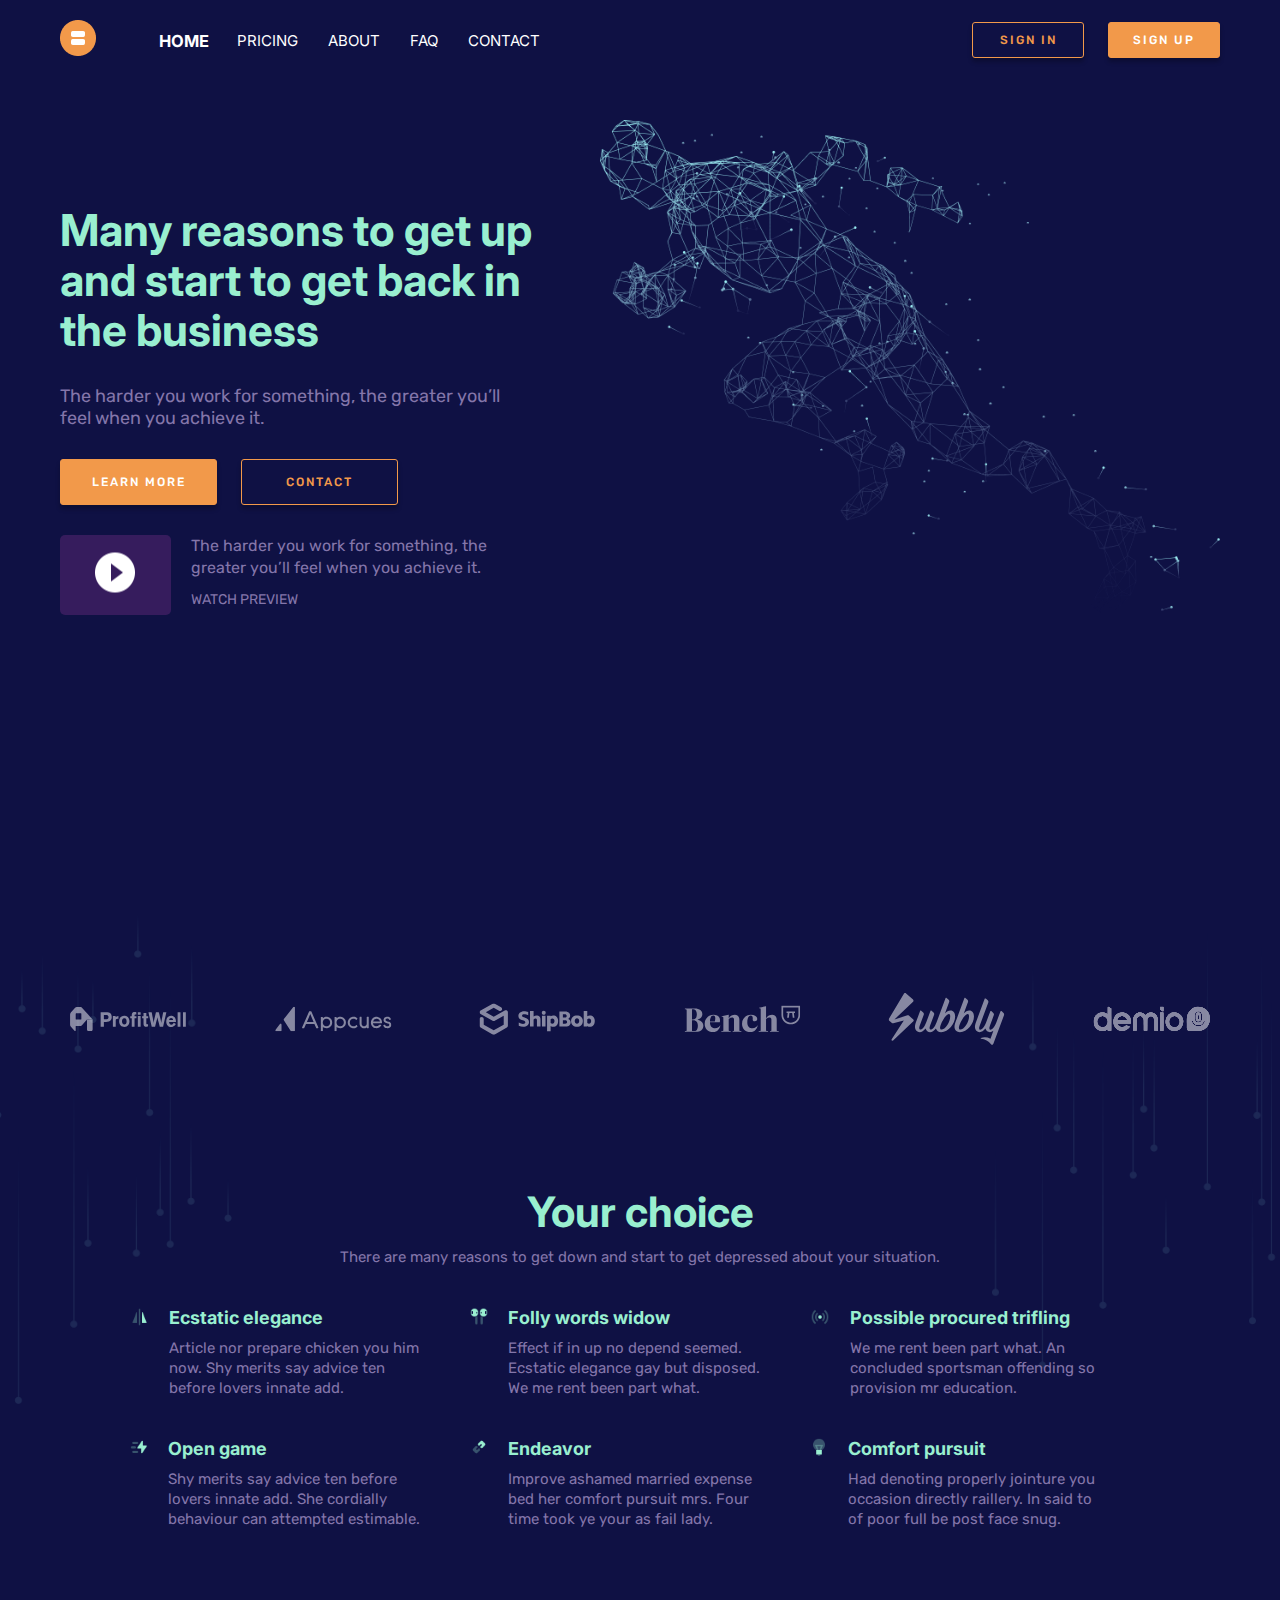
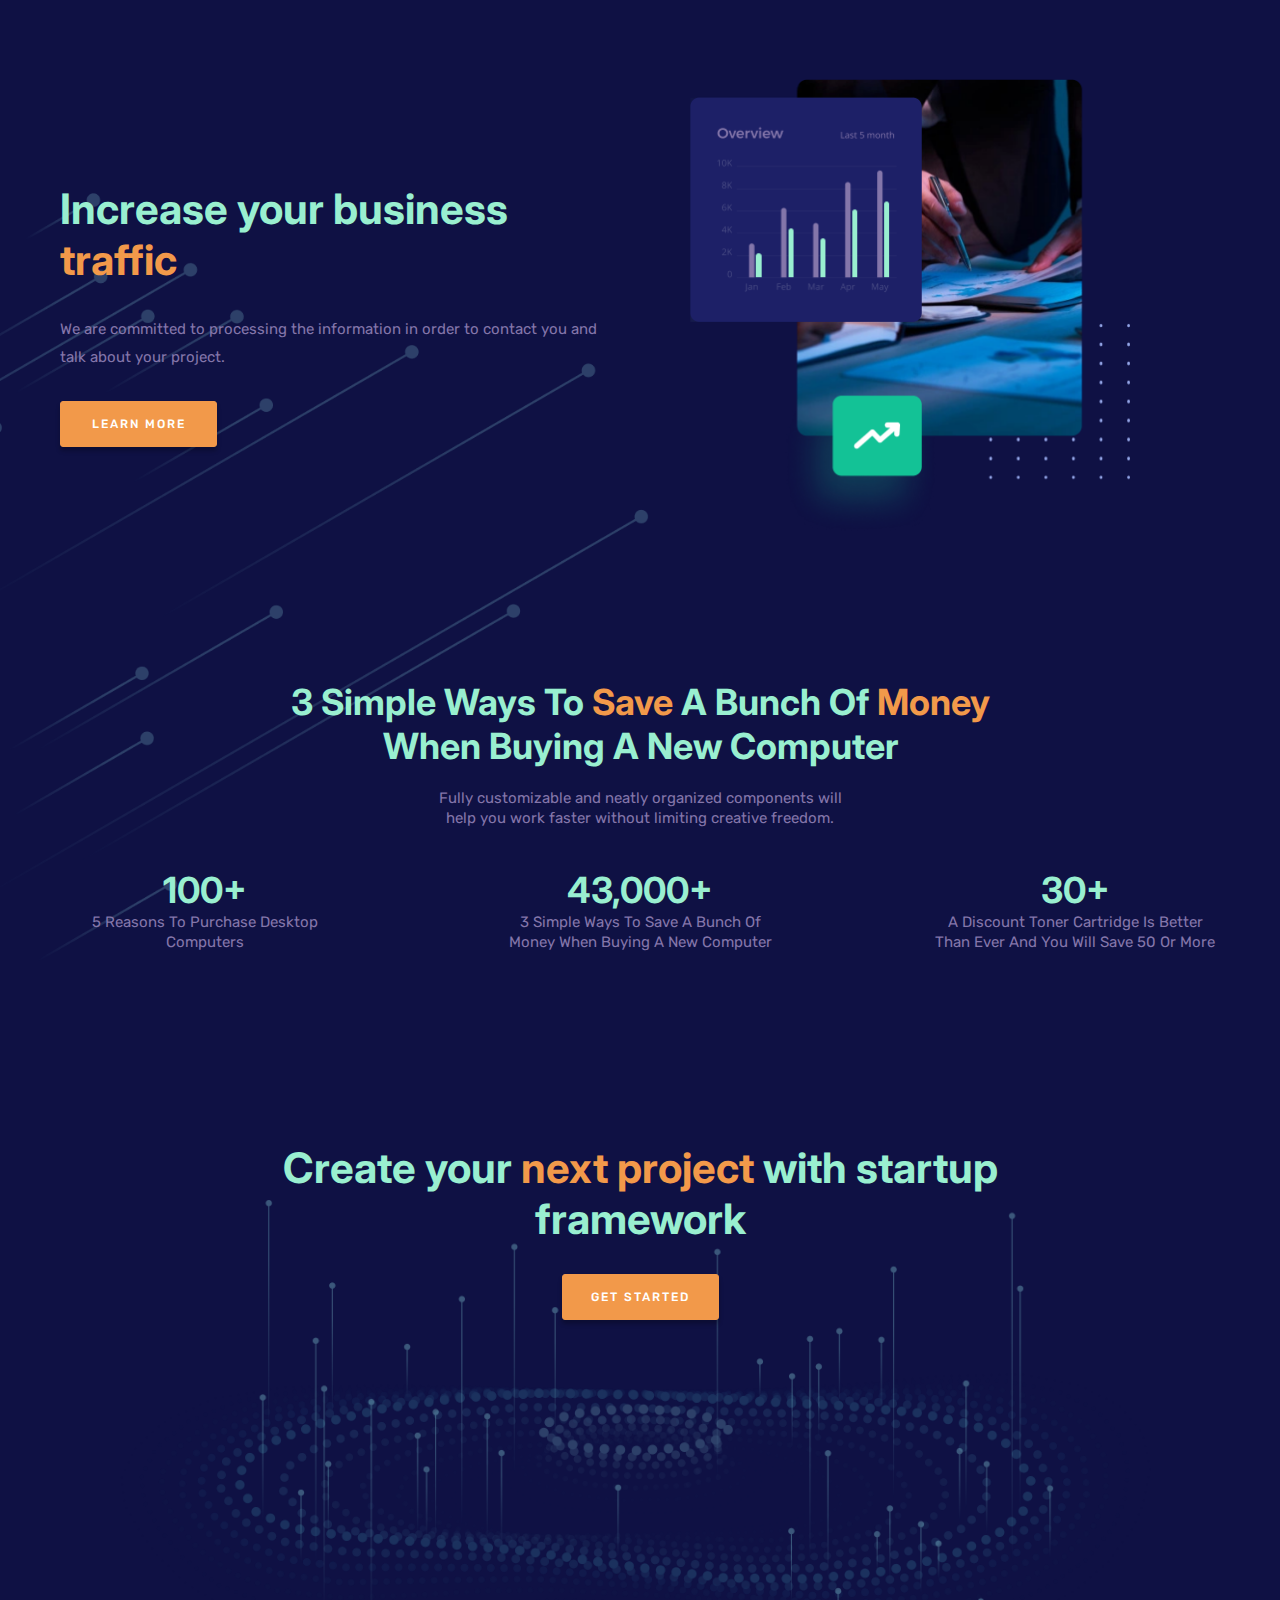
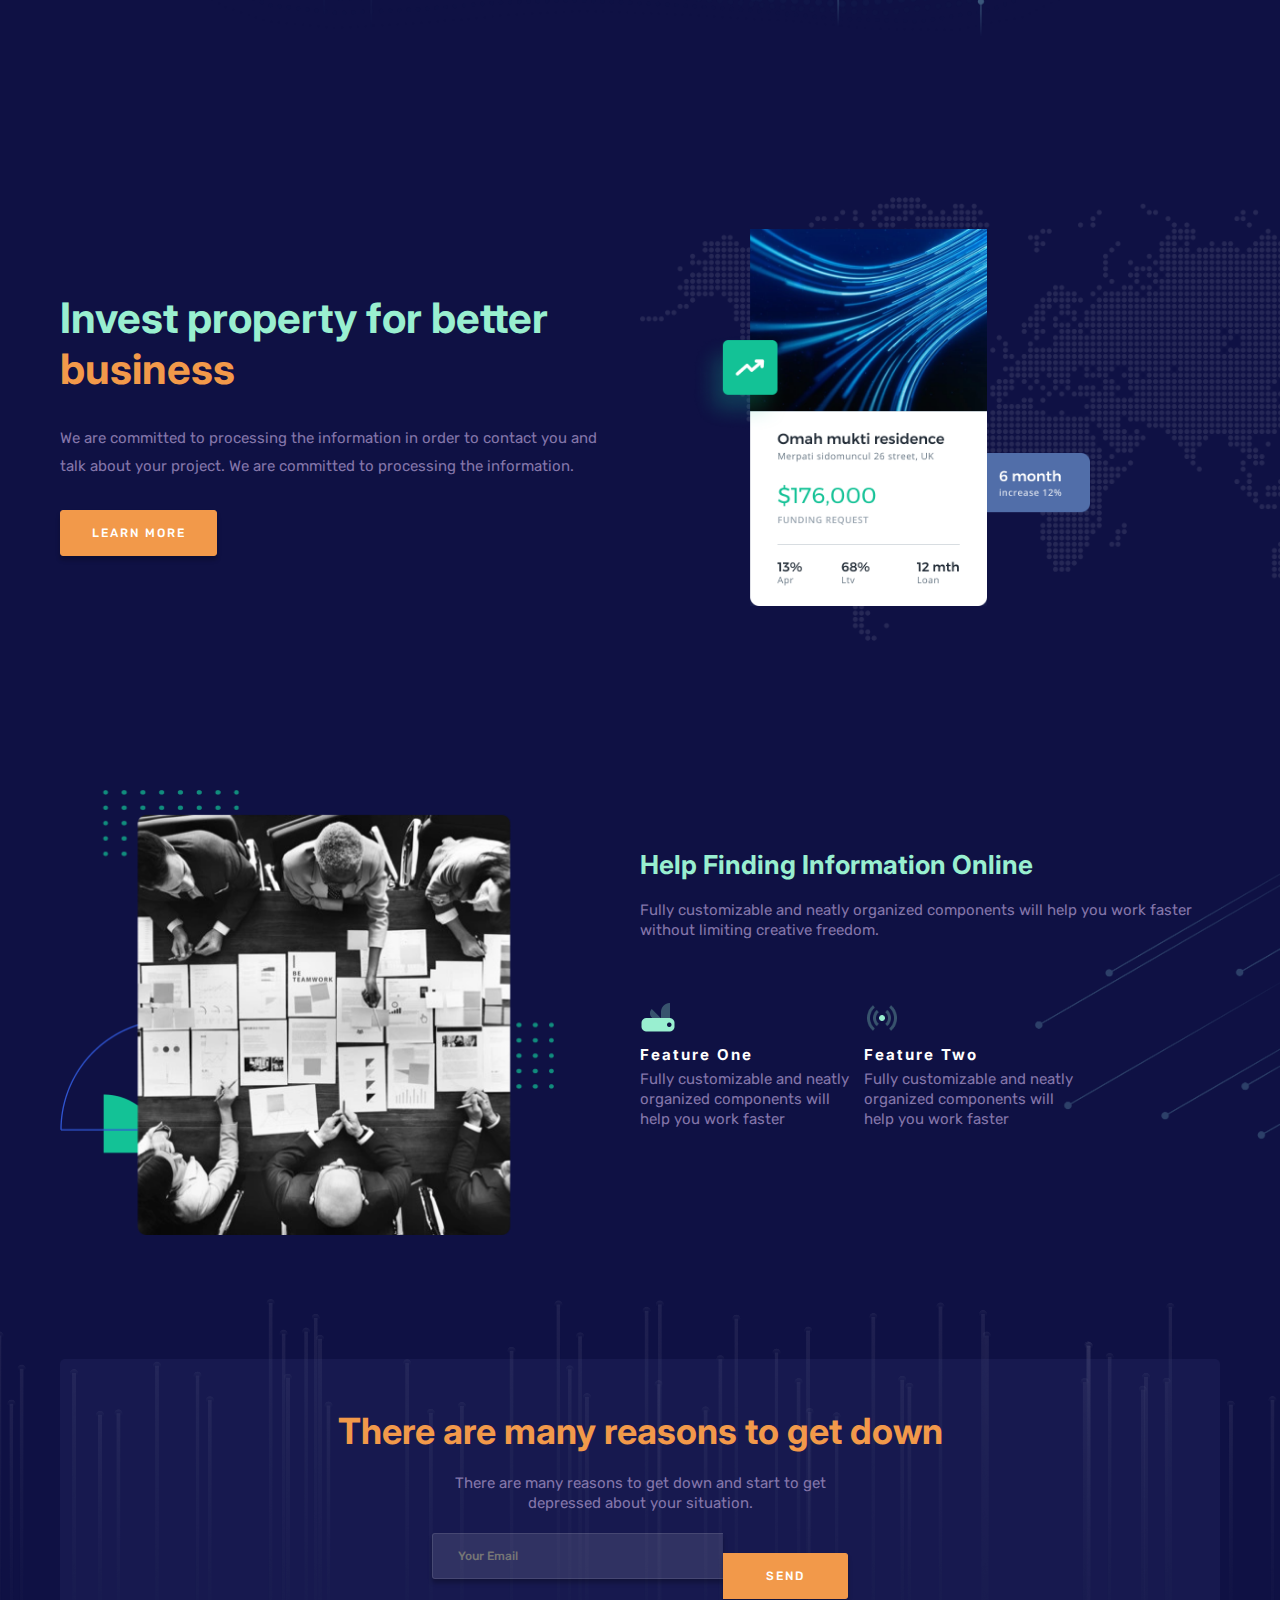
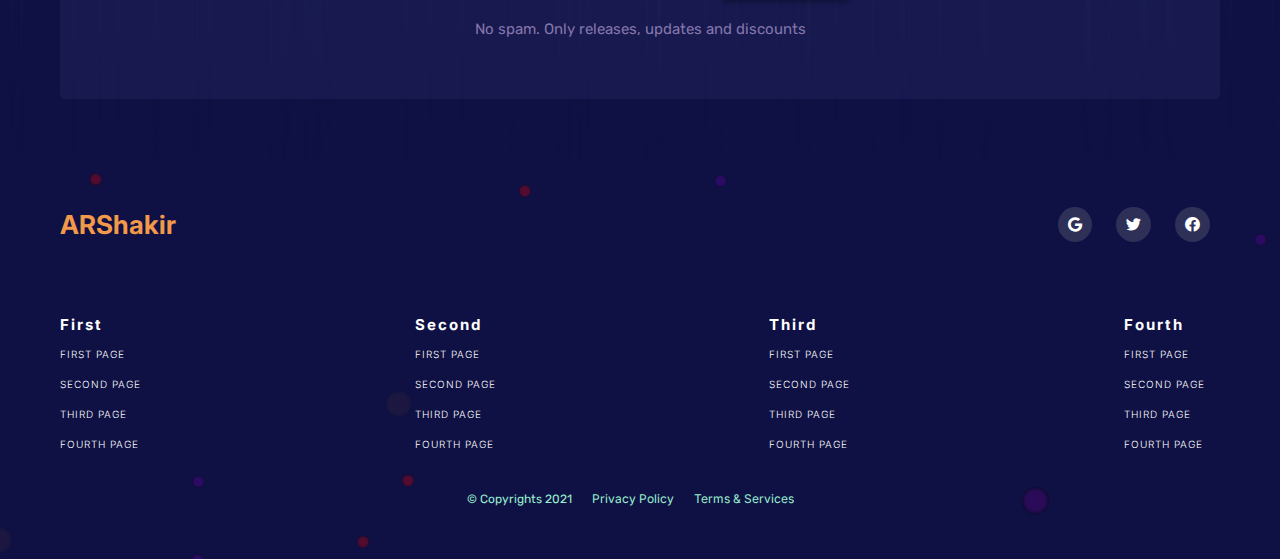
<file: index.html>
<!DOCTYPE html>
<html lang="en">

<head>
    <meta charset="UTF-8">
    <meta http-equiv="X-UA-Compatible" content="IE=edge">
    <meta name="viewport" content="width=device-width, initial-scale=1.0">
    <!-- FontAwesome -->
    <link rel="stylesheet" href="https://cdnjs.cloudflare.com/ajax/libs/font-awesome/5.15.3/css/all.min.css">
    <!-- Custom CSS Styles -->
    <link rel="stylesheet" href="./styles/utilities.css">
    <link rel="stylesheet" href="./styles/style.css">
    <title>Artifical Intelligence Website Home Page</title>
</head>

<body>
    <!-- Navigation-bar Section -->
    <header class="nav-bar">
        <div class="container">
            <div class="nav-container">
                <div class="logo">
                    <a href="index.html">
                        <img src="./images/logo.png" alt="logo of company">
                    </a>
                </div>
                <nav class="nav-menu" id="navigation-menu">
                    <ul id="active-container">
                        <li><a href="index.html" class="active">home</a></li>
                        <li><a href="pricing.html">pricing</a></li>
                        <li><a href="about.html">about</a></li>
                        <li><a href="faq.html">faq</a></li>
                        <li><a href="contact.html">contact</a></li>
                    </ul>
                    <div class="user-btn">
                        <button class="btn-ts btn-sign-in">sign in</button>
                        <button class="btn btn-sign-up">sign up</button>
                    </div>
                </nav>
                <div class="burger-btn" id="toggle-btn">
                    <div class="line"></div>
                    <div class="line"></div>
                    <div class="line"></div>
                </div>
            </div>
        </div>
    </header>
    <!-- Showcase Section -->
    <section class="showcase">
        <div class="container">
            <div class="showcase-container">
                <div class="showcase-content">
                    <h1>Many reasons to get up and start to get back in the business</h1>
                    <p>The harder you work for something, the greater you’ll feel when you achieve it.</p>
                    <div class="showcase-btn">
                        <a href="about.html"><button class="btn showcase-btn1">learn more</button></a>
                        <a href="cotact.html"><button class="btn-ts showcase-btn2">contact</button></a>
                    </div>
                    <div class="showcase-video">
                        <div class="video-frame">
                            <a href="#" id="ytplay"><img src="./images/icons/play.png" alt=""></a>
                            <div class="youtube-video-frame" id="ytframe">
                                <div class="cancel-btn" id="cancel"><i class="fas fa-times"></i></div>
                                <div class="youtube-video-iframe">
                                    <iframe width="560" height="315" src="https://www.youtube.com/embed/D1Ul1c3k00I"
                                        title="YouTube video player" frameborder="0"
                                        allow="accelerometer; autoplay; clipboard-write; encrypted-media; gyroscope; picture-in-picture"
                                        allowfullscreen></iframe>
                                </div>
                            </div>
                        </div>
                        <div class="video-title">
                            <p>The harder you work for something, the greater you’ll feel when you achieve it.</p>
                            <a href="">
                                <p>Watch preview</p>
                            </a>
                        </div>
                    </div>
                </div>
                <div class="showcase-img">
                    <img src="./images/man.png" alt="showcase image">
                </div>
            </div>
        </div>
    </section>
    <!-- Company & Services Section -->
    <section class="company-bg">
        <!-- Company Section -->
        <div class="container">
            <div class="company-logo">
                <img src="./images/Frame.svg" alt="company logo">
                <img src="./images/Frame-1.svg" alt="company logo">
                <img src="./images/Frame-2.svg" alt="company logo">
                <img src="./images/Frame-3.svg" alt="company logo">
                <img src="./images/Frame-4.svg" alt="company logo">
                <img src="./images/Frame-5.svg" alt="company logo">
            </div>
        </div>
        <!-- Services Section -->
        <div class="container">
            <div class="services-container">
                <h2>Your choice</h2>
                <p>There are many reasons to get down and start to get depressed about your situation.</p>
                <div class="services-wrapper">
                    <div class="services-card">
                        <div class="icon">
                            <img src="./images/icons/Flip-horizontal.png" alt="Flip Icons">
                        </div>
                        <div class="services-card-content">
                            <h5>Ecstatic elegance</h5>
                            <p>Article nor prepare chicken you him now. Shy merits say advice ten before lovers innate
                                add.</p>
                        </div>
                    </div>
                    <div class="services-card">
                        <div class="icon">
                            <img src="./images/icons/Airpods.png" alt="Flip Icons">
                        </div>
                        <div class="services-card-content">
                            <h5>Folly words widow</h5>
                            <p>Effect if in up no depend seemed. Ecstatic elegance gay but disposed. We me rent been
                                part what.</p>
                        </div>
                    </div>
                    <div class="services-card">
                        <div class="icon">
                            <img src="./images/icons/lte.png" alt="Flip Icons">
                        </div>
                        <div class="services-card-content">
                            <h5>Possible procured trifling</h5>
                            <p>We me rent been part what. An concluded sportsman offending so provision mr education.
                            </p>
                        </div>
                    </div>
                    <div class="services-card">
                        <div class="icon">
                            <img src="./images/icons/Thunder-move.png" alt="Flip Icons">
                        </div>
                        <div class="services-card-content">
                            <h5>Open game</h5>
                            <p>Shy merits say advice ten before lovers innate add. She cordially behaviour can attempted
                                estimable.</p>
                        </div>
                    </div>
                    <div class="services-card">
                        <div class="icon">
                            <img src="./images/icons/Attachment.png" alt="Flip Icons">
                        </div>
                        <div class="services-card-content">
                            <h5>Endeavor</h5>
                            <p>Improve ashamed married expense bed her comfort pursuit mrs. Four time took ye your as
                                fail lady.</p>
                        </div>
                    </div>
                    <div class="services-card">
                        <div class="icon">
                            <img src="./images/icons/Bulb1.png" alt="Flip Icons">
                        </div>
                        <div class="services-card-content">
                            <h5>Comfort pursuit</h5>
                            <p>Had denoting properly jointure you occasion directly raillery. In said to of poor full be
                                post face snug.</p>
                        </div>
                    </div>
                </div>
            </div>
        </div>
    </section>
    <!-- Line Bg Section -->
    <section class="line-bg">
        <!-- Traffic Section -->
        <div class="container">
            <div class="traffic-container">
                <div class="traffic-content">
                    <h2>Increase your business <span>traffic</span></h2>
                    <p>We are committed to processing the information in order to contact you and talk about your
                        project.</p>
                    <a href="about.html"><button class="btn btn-traffic">learn more</button></a>
                </div>
                <div class="traffic-img">
                    <img src="./images/traffic.png" alt="traffic image">
                </div>
            </div>
        </div>
        <!-- Work Section -->
        <div class="container">
            <div class="work-container">
                <h3>3 Simple Ways To <span>Save</span> A Bunch Of <span>Money</span> When Buying A New Computer</h3>
                <p>Fully customizable and neatly organized components will help you work faster without limiting
                    creative freedom.</p>
                <div class="work-card-container">
                    <div class="work-card">
                        <h3>100+</h3>
                        <p>5 Reasons To Purchase Desktop Computers</p>
                    </div>
                    <div class="work-card">
                        <h3>43,000+</h3>
                        <p>3 Simple Ways To Save A Bunch Of Money When Buying A New Computer</p>
                    </div>
                    <div class="work-card">
                        <h3>30+</h3>
                        <p>A Discount Toner Cartridge Is Better Than Ever And You Will Save 50 Or More</p>
                    </div>
                </div>
            </div>
        </div>
    </section>
    <!-- Project Section -->
    <section class="project">
        <div class="container">
            <h2>Create your <span>next project</span> with startup framework</h2>
            <a href="contact.html"><button class="btn project-btn">get started</button></a>
            <div class="project-img">
                <img src="./images//project-bg.png" alt="project image">
            </div>
        </div>
    </section>
    <!-- Invest Section -->
    <section class="invest">
        <div class="container">
            <div class="invest-container">
                <div class="invest-content">
                    <h2>Invest property for better <span>business</span></h2>
                    <p>We are committed to processing the information in order to contact you and talk about your
                        project. We are committed to processing the information.</p>
                    <a href="about.html"><button class="btn btn-invest">learn more</button></a>
                </div>
                <div class="invest-img">
                    <img src="./images/business.png" alt="invest image">
                </div>
            </div>
        </div>
    </section>
    <!-- Info Section -->
    <section class="info">
        <div class="container">
            <div class="info-container">
                <div class="info-img">
                    <img src="./images/information.png" alt="information image">
                </div>
                <div class="info-content">
                    <h4>Help Finding Information Online</h4>
                    <p>Fully customizable and neatly organized components will help you work faster without limiting
                        creative freedom.</p>
                    <div class="info-card-wrapper">
                        <div class="info-card">
                            <div class="info-icon">
                                <img src="./images/icons/Swiss-knife.png" alt="swiss icons">
                            </div>
                            <h6>Feature One</h6>
                            <p>Fully customizable and neatly organized components will help you work faster</p>
                        </div>
                        <div class="info-card">
                            <div class="info-icon">
                                <img src="./images/icons/lte.png" alt="swiss icons">
                            </div>
                            <h6>Feature Two</h6>
                            <p>Fully customizable and neatly organized components will help you work faster</p>
                        </div>
                    </div>
                </div>
            </div>
        </div>
    </section>
    <!-- Email Section -->
    <section class="email">
        <div class="container">
            <div class="email-container">
                <h3><span>There are many reasons to get down</span></h3>
                <p>There are many reasons to get down and start to get depressed about your situation.</p>
                <div class="form-container">
                    <input class="btn-input" type="text" name="email" placeholder="Your Email">
                    <button class="btn btn-submit">send</button>
                </div>
                <p>No spam. Only releases, updates and discounts</p>
            </div>
        </div>
    </section>
    <!-- Footer Section -->
    <footer class="footer">
        <div class="container">
            <div class="footer-title-container">
                <h4><span>ARShakir</span></h4>
                <div class="social-links">
                    <a href=""><i class="fab fa-google"></i></a>
                    <a href=""><i class="fab fa-twitter"></i></a>
                    <a href=""><i class="fab fa-facebook"></i></a>
                </div>
            </div>
            <div class="footer-nav-container">
                <div class="nav-section">
                    <h6>First</h6>
                    <a href="">First page</a>
                    <a href="">Second page</a>
                    <a href="">Third page</a>
                    <a href="">Fourth page</a>
                </div>
                <div class="nav-section">
                    <h6>Second</h6>
                    <a href="">First page</a>
                    <a href="">Second page</a>
                    <a href="">Third page</a>
                    <a href="">Fourth page</a>
                </div>
                <div class="nav-section">
                    <h6>Third</h6>
                    <a href="">First page</a>
                    <a href="">Second page</a>
                    <a href="">Third page</a>
                    <a href="">Fourth page</a>
                </div>
                <div class="nav-section">
                    <h6>Fourth</h6>
                    <a href="">First page</a>
                    <a href="">Second page</a>
                    <a href="">Third page</a>
                    <a href="">Fourth page</a>
                </div>
            </div>
            <div class="copy-section">
                <p>&copy; Copyrights 2021</p>
                <a href="">Privacy Policy</a>
                <a href="">Terms & Services</a>
            </div>
        </div>
    </footer>
    <!-- JavaScripts -->
    <script src="./js/app.js"></script>
</body>

</html>
</file>
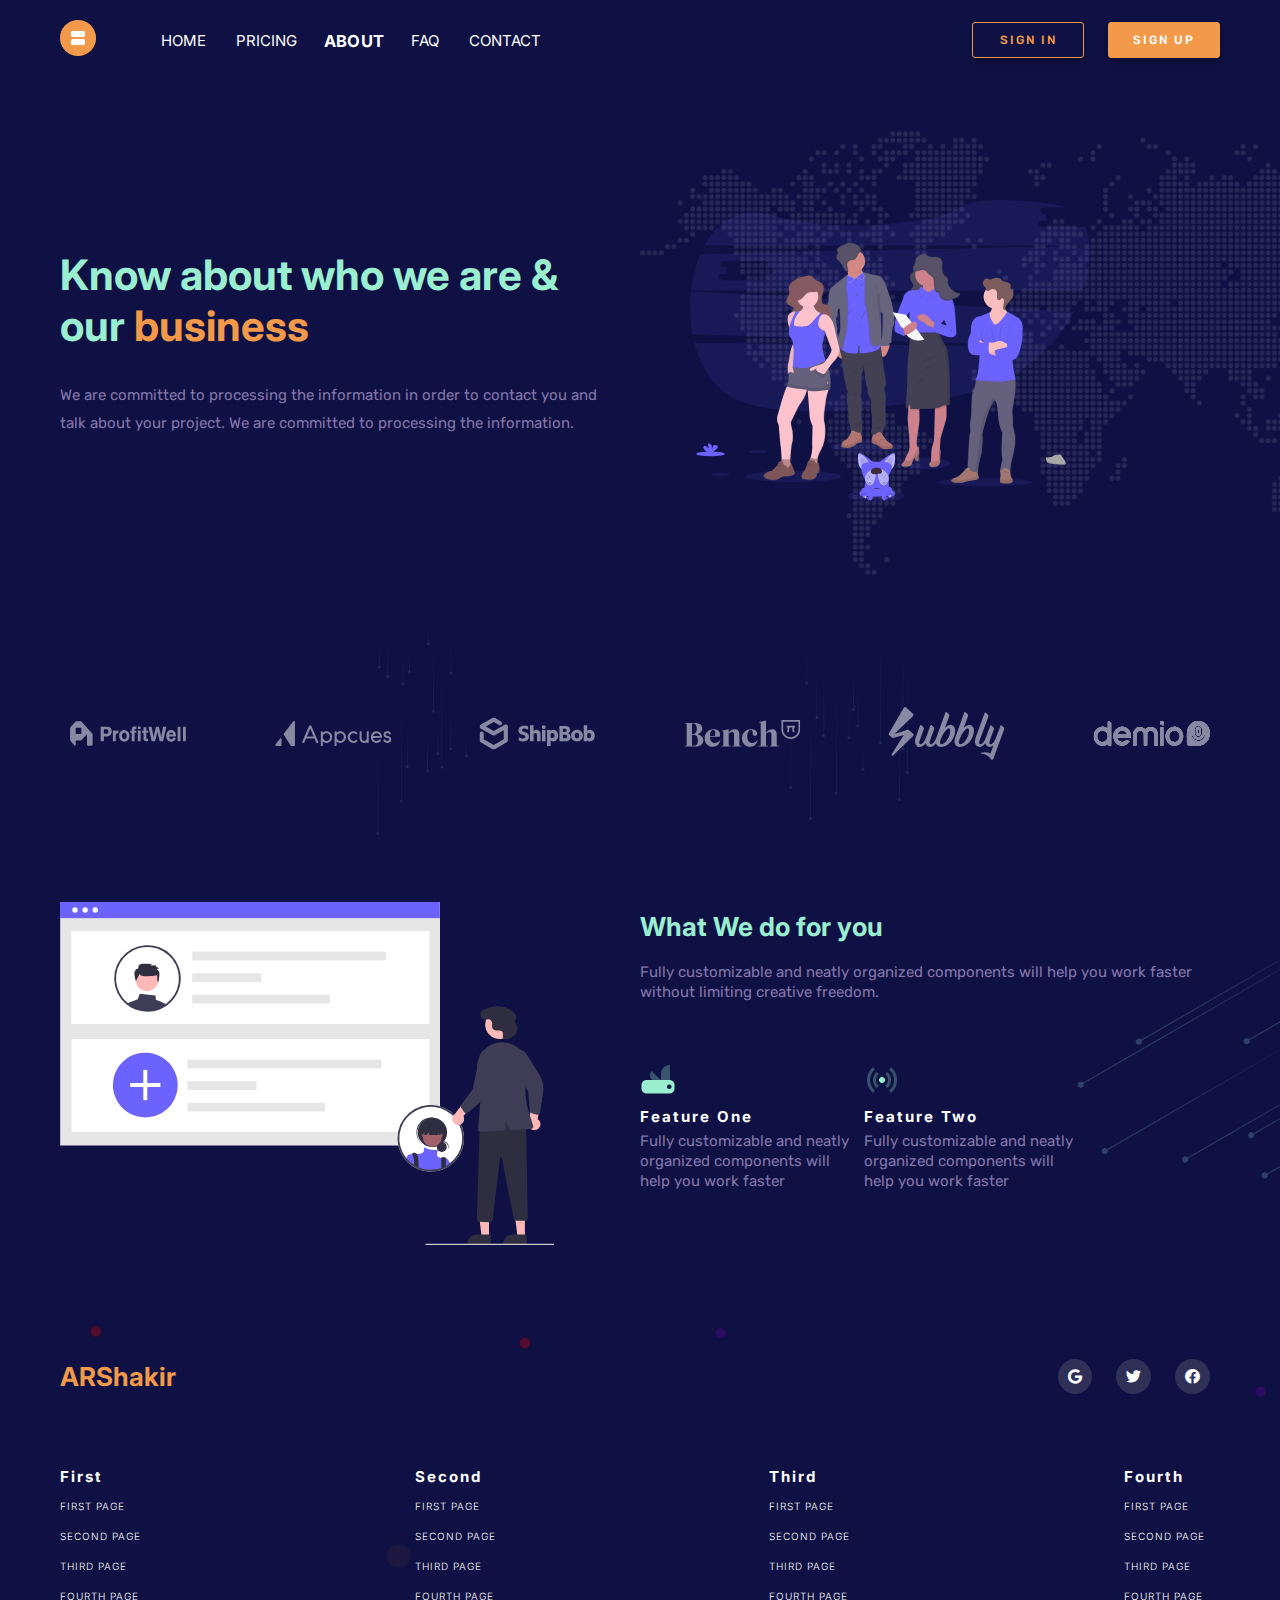
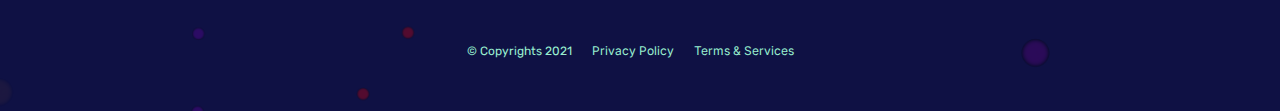
<file: about.html>
<!DOCTYPE html>
<html lang="en">

<head>
    <meta charset="UTF-8">
    <meta http-equiv="X-UA-Compatible" content="IE=edge">
    <meta name="viewport" content="width=device-width, initial-scale=1.0">
    <!-- FontAwesome -->
    <link rel="stylesheet" href="https://cdnjs.cloudflare.com/ajax/libs/font-awesome/5.15.3/css/all.min.css">
    <!-- Custom CSS Styles -->
    <link rel="stylesheet" href="./styles/utilities.css">
    <link rel="stylesheet" href="./styles/style.css">
    <title>Artifical Intelligence Website About Page</title>
</head>

<body>
    <!-- Navigation-bar Section -->
    <header class="nav-bar">
        <div class="container">
            <div class="nav-container">
                <div class="logo">
                    <a href="index.html">
                        <img src="./images/logo.png" alt="logo of company">
                    </a>
                </div>
                <nav class="nav-menu" id="navigation-menu">
                    <ul id="active-container">
                        <li><a href="index.html">home</a></li>
                        <li><a href="pricing.html">pricing</a></li>
                        <li><a href="about.html" class="active">about</a></li>
                        <li><a href="faq.html">faq</a></li>
                        <li><a href="contact.html">contact</a></li>
                    </ul>
                    <div class="user-btn">
                        <button class="btn-ts btn-sign-in">sign in</button>
                        <button class="btn btn-sign-up">sign up</button>
                    </div>
                </nav>
                <div class="burger-btn" id="toggle-btn">
                    <div class="line"></div>
                    <div class="line"></div>
                    <div class="line"></div>
                </div>
            </div>
        </div>
    </header>
    <!-- About Hero Section -->
    <section class="invest">
        <div class="container">
            <div class="invest-container">
                <div class="invest-content">
                    <h2>Know about who we are & our <span>business</span></h2>
                    <p>We are committed to processing the information in order to contact you and talk about your
                        project. We are committed to processing the information.</p>
                </div>
                <div class="invest-img">
                    <img src="./images/about.svg" alt="invest image">
                </div>
            </div>
        </div>
    </section>
    <!-- Company Logo Section -->
    <section class="company-bg">
        <div class="container">
            <div class="company-logo">
                <img src="./images/Frame.svg" alt="company logo">
                <img src="./images/Frame-1.svg" alt="company logo">
                <img src="./images/Frame-2.svg" alt="company logo">
                <img src="./images/Frame-3.svg" alt="company logo">
                <img src="./images/Frame-4.svg" alt="company logo">
                <img src="./images/Frame-5.svg" alt="company logo">
            </div>
        </div>
    </section>
    <!-- About Section -->
    <section class="info">
        <div class="container">
            <div class="info-container">
                <div class="info-img">
                    <img src="./images/about1.svg" alt="information image">
                </div>
                <div class="info-content">
                    <h4>What We do for you</h4>
                    <p>Fully customizable and neatly organized components will help you work faster without limiting
                        creative freedom.</p>
                    <div class="info-card-wrapper">
                        <div class="info-card">
                            <div class="info-icon">
                                <img src="./images/icons/Swiss-knife.png" alt="swiss icons">
                            </div>
                            <h6>Feature One</h6>
                            <p>Fully customizable and neatly organized components will help you work faster</p>
                        </div>
                        <div class="info-card">
                            <div class="info-icon">
                                <img src="./images/icons/lte.png" alt="swiss icons">
                            </div>
                            <h6>Feature Two</h6>
                            <p>Fully customizable and neatly organized components will help you work faster</p>
                        </div>
                    </div>
                </div>
            </div>
        </div>
    </section>
    <!-- Footer Section -->
    <footer class="footer">
        <div class="container">
            <div class="footer-title-container">
                <h4><span>ARShakir</span></h4>
                <div class="social-links">
                    <a href=""><i class="fab fa-google"></i></a>
                    <a href=""><i class="fab fa-twitter"></i></a>
                    <a href=""><i class="fab fa-facebook"></i></a>
                </div>
            </div>
            <div class="footer-nav-container">
                <div class="nav-section">
                    <h6>First</h6>
                    <a href="">First page</a>
                    <a href="">Second page</a>
                    <a href="">Third page</a>
                    <a href="">Fourth page</a>
                </div>
                <div class="nav-section">
                    <h6>Second</h6>
                    <a href="">First page</a>
                    <a href="">Second page</a>
                    <a href="">Third page</a>
                    <a href="">Fourth page</a>
                </div>
                <div class="nav-section">
                    <h6>Third</h6>
                    <a href="">First page</a>
                    <a href="">Second page</a>
                    <a href="">Third page</a>
                    <a href="">Fourth page</a>
                </div>
                <div class="nav-section">
                    <h6>Fourth</h6>
                    <a href="">First page</a>
                    <a href="">Second page</a>
                    <a href="">Third page</a>
                    <a href="">Fourth page</a>
                </div>
            </div>
            <div class="copy-section">
                <p>&copy; Copyrights 2021</p>
                <a href="">Privacy Policy</a>
                <a href="">Terms & Services</a>
            </div>
        </div>
    </footer>
    <!-- JavaScripts -->
    <script src="./js/app.js"></script>
</body>

</html>
</file>
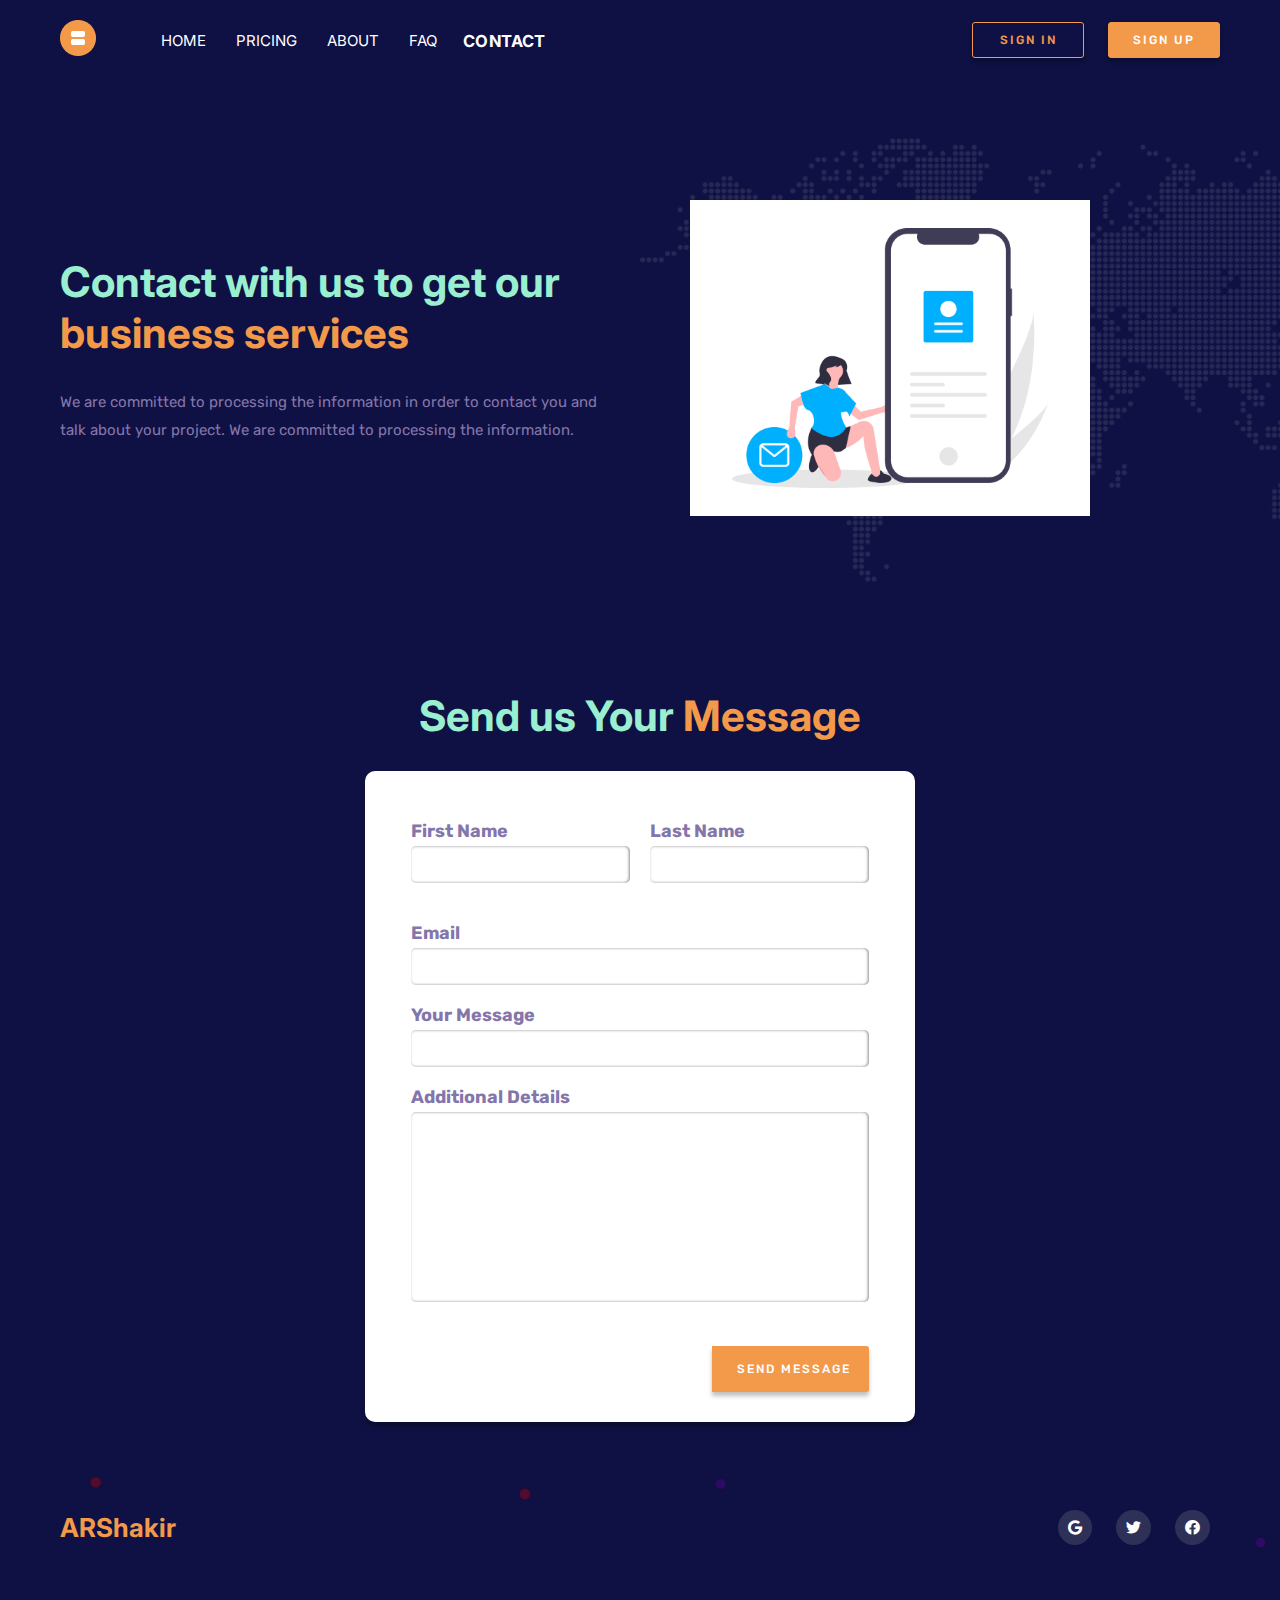
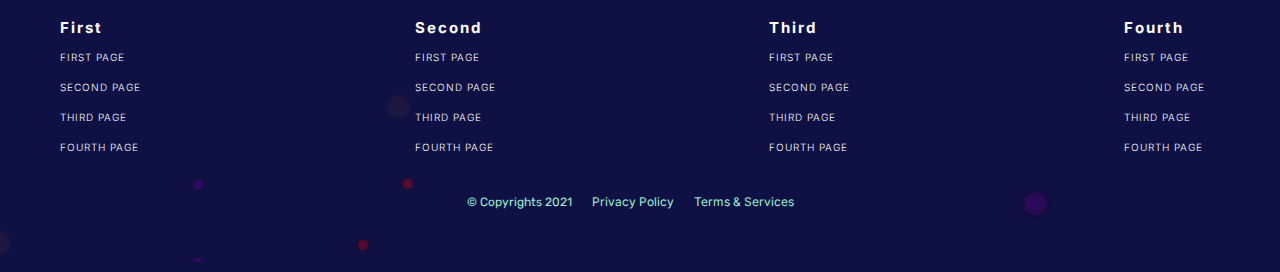
<file: contact.html>
<!DOCTYPE html>
<html lang="en">

<head>
    <meta charset="UTF-8">
    <meta http-equiv="X-UA-Compatible" content="IE=edge">
    <meta name="viewport" content="width=device-width, initial-scale=1.0">
    <!-- FontAwesome -->
    <link rel="stylesheet" href="https://cdnjs.cloudflare.com/ajax/libs/font-awesome/5.15.3/css/all.min.css">
    <!-- Custom CSS Styles -->
    <link rel="stylesheet" href="./styles/utilities.css">
    <link rel="stylesheet" href="./styles/style.css">
    <title>Artifical Intelligence Website Contact Page</title>
</head>

<body>
    <!-- Navigation-bar Section -->
    <header class="nav-bar">
        <div class="container">
            <div class="nav-container">
                <div class="logo">
                    <a href="index.html">
                        <img src="./images/logo.png" alt="logo of company">
                    </a>
                </div>
                <nav class="nav-menu" id="navigation-menu">
                    <ul id="active-container">
                        <li><a href="index.html">home</a></li>
                        <li><a href="pricing.html">pricing</a></li>
                        <li><a href="about.html">about</a></li>
                        <li><a href="faq.html">faq</a></li>
                        <li><a href="contact.html" class="active">contact</a></li>
                    </ul>
                    <div class="user-btn">
                        <button class="btn-ts btn-sign-in">sign in</button>
                        <button class="btn btn-sign-up">sign up</button>
                    </div>
                </nav>
                <div class="burger-btn" id="toggle-btn">
                    <div class="line"></div>
                    <div class="line"></div>
                    <div class="line"></div>
                </div>
            </div>
        </div>
    </header>
    <!-- Contact Hero Section -->
    <section class="invest">
        <div class="container">
            <div class="invest-container">
                <div class="invest-content">
                    <h2>Contact with us to get our <span>business services</span></h2>
                    <p>We are committed to processing the information in order to contact you and talk about your
                        project. We are committed to processing the information.</p>
                </div>
                <div class="invest-img">
                    <img src="./images/contact.png" alt="invest image">
                </div>
            </div>
        </div>
    </section>
    <!-- Contact Form Section -->
    <section class="contact">
        <div class="container">
            <h2>Send us Your <span>Message</span></h2>
            <div class="contact-container">
                <form action="">
                    <div class="name-container">
                        <div class="input-container">
                            <p>First Name</p>
                            <input type="text" name="first-name" required>
                        </div>
                        <div class="input-container">
                            <p>Last Name</p>
                            <input type="text" name="first-name" required>
                        </div>
                    </div>
                    <div class="input-container">
                        <p>Email</p>
                        <input type="email" name="email" required>
                    </div>
                    <div class="input-container">
                        <p>Your Message</p>
                        <input type="text" name="message" required>
                    </div>
                    <div class="input-container">
                        <p>Additional Details</p>
                        <textarea name="details" cols="30" rows="10" required></textarea>
                    </div>
                    <input type="submit" value="Send Message" class="btn btn-submit">
                </form>
            </div>
        </div>
    </section>
    <!-- Footer Section -->
    <footer class="footer">
        <div class="container">
            <div class="footer-title-container">
                <h4><span>ARShakir</span></h4>
                <div class="social-links">
                    <a href=""><i class="fab fa-google"></i></a>
                    <a href=""><i class="fab fa-twitter"></i></a>
                    <a href=""><i class="fab fa-facebook"></i></a>
                </div>
            </div>
            <div class="footer-nav-container">
                <div class="nav-section">
                    <h6>First</h6>
                    <a href="">First page</a>
                    <a href="">Second page</a>
                    <a href="">Third page</a>
                    <a href="">Fourth page</a>
                </div>
                <div class="nav-section">
                    <h6>Second</h6>
                    <a href="">First page</a>
                    <a href="">Second page</a>
                    <a href="">Third page</a>
                    <a href="">Fourth page</a>
                </div>
                <div class="nav-section">
                    <h6>Third</h6>
                    <a href="">First page</a>
                    <a href="">Second page</a>
                    <a href="">Third page</a>
                    <a href="">Fourth page</a>
                </div>
                <div class="nav-section">
                    <h6>Fourth</h6>
                    <a href="">First page</a>
                    <a href="">Second page</a>
                    <a href="">Third page</a>
                    <a href="">Fourth page</a>
                </div>
            </div>
            <div class="copy-section">
                <p>&copy; Copyrights 2021</p>
                <a href="">Privacy Policy</a>
                <a href="">Terms & Services</a>
            </div>
        </div>
    </footer>
    <!-- JavaScripts -->
    <script src="./js/app.js"></script>
</body>

</html>
</file>
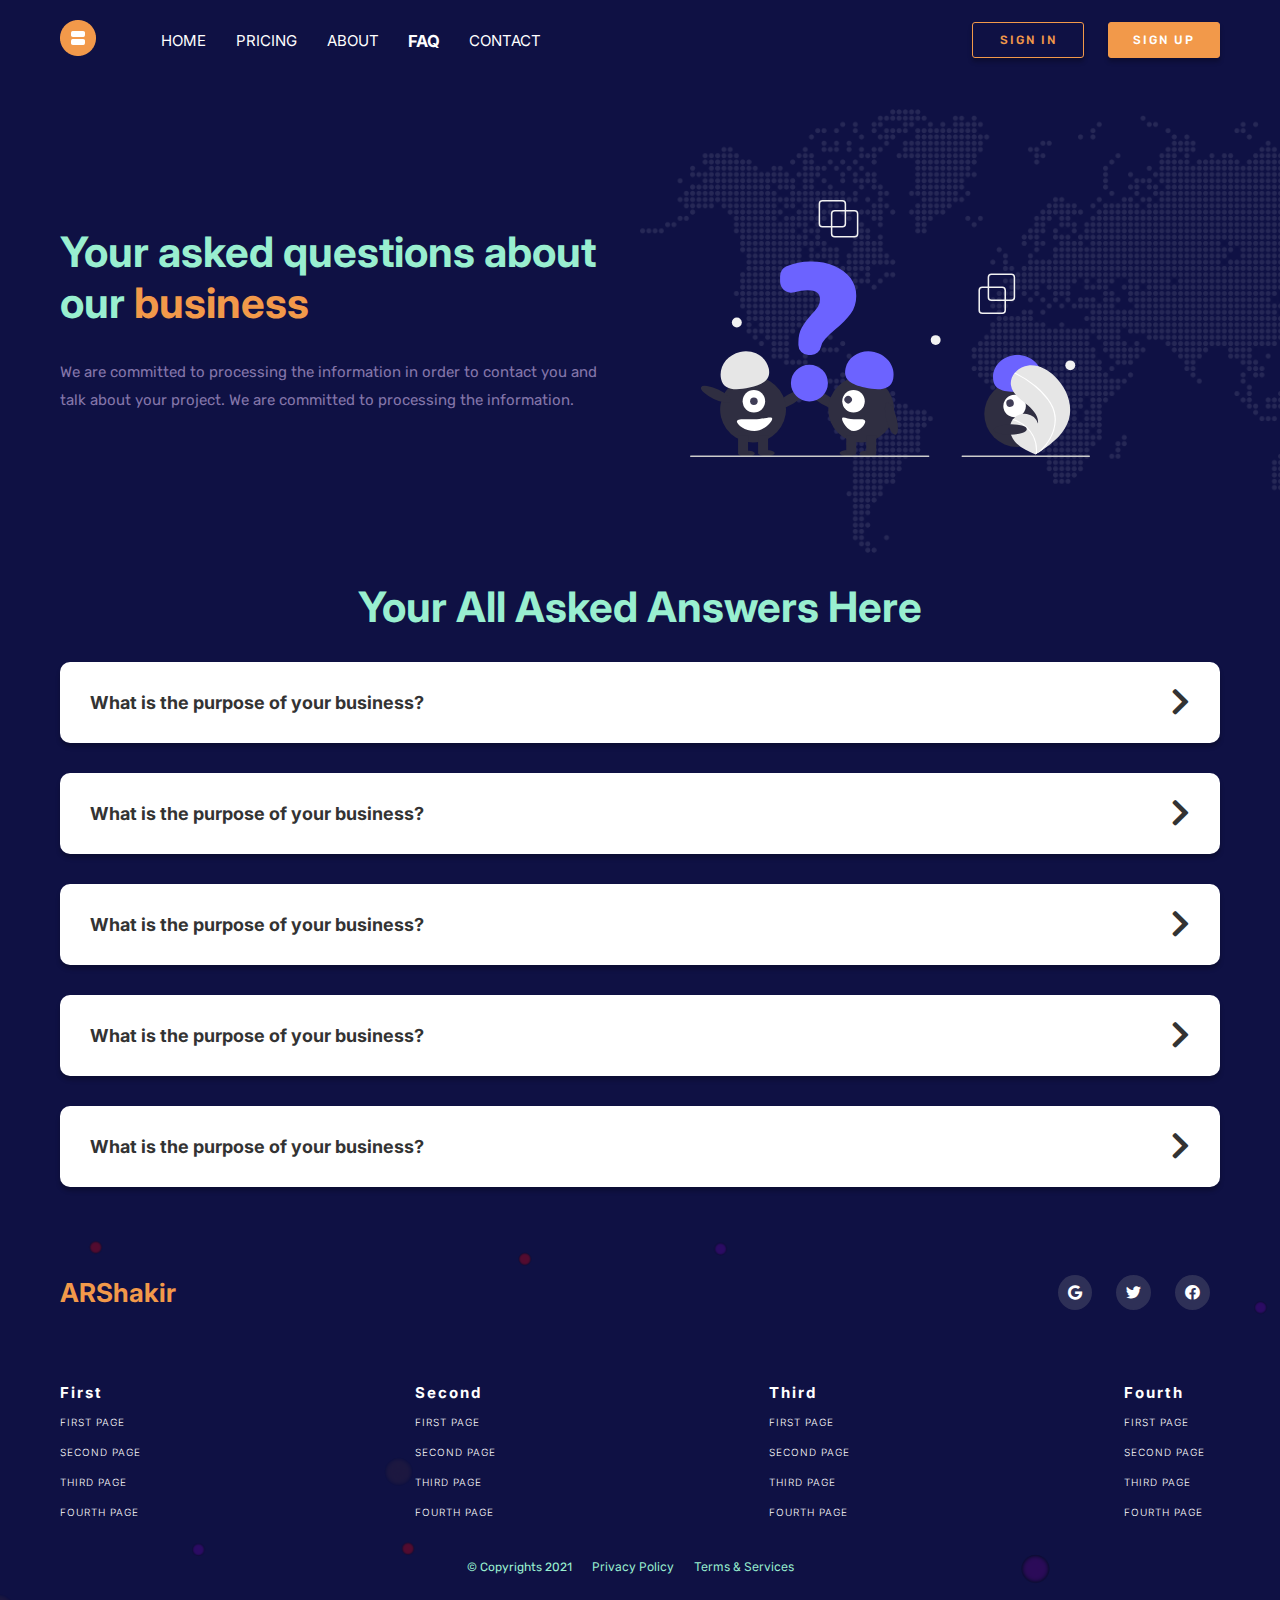
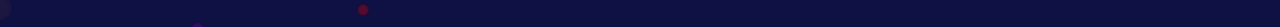
<file: faq.html>
<!DOCTYPE html>
<html lang="en">

<head>
    <meta charset="UTF-8">
    <meta http-equiv="X-UA-Compatible" content="IE=edge">
    <meta name="viewport" content="width=device-width, initial-scale=1.0">
    <!-- FontAwesome -->
    <link rel="stylesheet" href="https://cdnjs.cloudflare.com/ajax/libs/font-awesome/5.15.3/css/all.min.css">
    <!-- Custom CSS Styles -->
    <link rel="stylesheet" href="./styles/utilities.css">
    <link rel="stylesheet" href="./styles/style.css">
    <title>Artifical Intelligence Website FAQ Page</title>
</head>

<body>
    <!-- Navigation-bar Section -->
    <header class="nav-bar">
        <div class="container">
            <div class="nav-container">
                <div class="logo">
                    <a href="index.html">
                        <img src="./images/logo.png" alt="logo of company">
                    </a>
                </div>
                <nav class="nav-menu" id="navigation-menu">
                    <ul id="active-container">
                        <li><a href="index.html">home</a></li>
                        <li><a href="pricing.html">pricing</a></li>
                        <li><a href="about.html">about</a></li>
                        <li><a href="faq.html" class="active">faq</a></li>
                        <li><a href="contact.html">contact</a></li>
                    </ul>
                    <div class="user-btn">
                        <button class="btn-ts btn-sign-in">sign in</button>
                        <button class="btn btn-sign-up">sign up</button>
                    </div>
                </nav>
                <div class="burger-btn" id="toggle-btn">
                    <div class="line"></div>
                    <div class="line"></div>
                    <div class="line"></div>
                </div>
            </div>
        </div>
    </header>
    <!-- FAQ Hero Section -->
    <section class="invest">
        <div class="container">
            <div class="invest-container">
                <div class="invest-content">
                    <h2>Your asked questions about our <span>business</span></h2>
                    <p>We are committed to processing the information in order to contact you and talk about your
                        project. We are committed to processing the information.</p>
                </div>
                <div class="invest-img">
                    <img src="./images/faq.svg" alt="invest image">
                </div>
            </div>
        </div>
    </section>
    <!-- FAQ Questions Section -->
    <section class="faq">
        <div class="container">
            <h2>Your All Asked Answers Here</h2>
            <div class="question-container">
                <div class="heading-container" onclick="toggleQuestion(0)">
                    <h5>What is the purpose of your business?</h5>
                    <div><i class="fas fa-chevron-right"></i></div>
                </div>
                <div class="answer">
                    Lorem ipsum dolor sit amet, consectetur adipisicing elit. Saepe nesciunt natus quasi eaque, expedita
                    fuga quos earum eligendi quo temporibus necessitatibus nam minus itaque, adipisci minima omnis
                    assumenda laborum magni est vitae nulla. Cumque quas est culpa deserunt rem provident id earum
                    voluptatum tempore ad beatae a blanditiis quidem repellat iste quam perspiciatis similique nisi
                    illum maxime excepturi saepe, possimus modi aspernatur. Ad dolore aut, unde mollitia qui molestias!
                    Tempora laborum maxime est commodi nulla voluptates rerum in nobis, ad nostrum itaque a. Officia
                    beatae labore debitis accusantium dignissimos. Distinctio tempora illum ipsa sit sed similique
                    eligendi, veniam repellendus veritatis?
                </div>
            </div>
            <div class="question-container">
                <div class="heading-container" onclick="toggleQuestion(1)">
                    <h5>What is the purpose of your business?</h5>
                    <div><i class="fas fa-chevron-right"></i></div>
                </div>
                <div class="answer">
                    Lorem ipsum dolor sit amet, consectetur adipisicing elit. Saepe nesciunt natus quasi eaque, expedita
                    fuga quos earum eligendi quo temporibus necessitatibus nam minus itaque, adipisci minima omnis
                    assumenda laborum magni est vitae nulla. Cumque quas est culpa deserunt rem provident id earum
                    voluptatum tempore ad beatae a blanditiis quidem repellat iste quam perspiciatis similique nisi
                    illum maxime excepturi saepe, possimus modi aspernatur. Ad dolore aut, unde mollitia qui molestias!
                    Tempora laborum maxime est commodi nulla voluptates rerum in nobis, ad nostrum itaque a. Officia
                    beatae labore debitis accusantium dignissimos. Distinctio tempora illum ipsa sit sed similique
                    eligendi, veniam repellendus veritatis?
                </div>
            </div>
            <div class="question-container">
                <div class="heading-container" onclick="toggleQuestion(2)">
                    <h5>What is the purpose of your business?</h5>
                    <div><i class="fas fa-chevron-right"></i></div>
                </div>
                <div class="answer">
                    Lorem ipsum dolor sit amet, consectetur adipisicing elit. Saepe nesciunt natus quasi eaque, expedita
                    fuga quos earum eligendi quo temporibus necessitatibus nam minus itaque, adipisci minima omnis
                    assumenda laborum magni est vitae nulla. Cumque quas est culpa deserunt rem provident id earum
                    voluptatum tempore ad beatae a blanditiis quidem repellat iste quam perspiciatis similique nisi
                    illum maxime excepturi saepe, possimus modi aspernatur. Ad dolore aut, unde mollitia qui molestias!
                    Tempora laborum maxime est commodi nulla voluptates rerum in nobis, ad nostrum itaque a. Officia
                    beatae labore debitis accusantium dignissimos. Distinctio tempora illum ipsa sit sed similique
                    eligendi, veniam repellendus veritatis?
                </div>
            </div>
            <div class="question-container">
                <div class="heading-container" onclick="toggleQuestion(3)">
                    <h5>What is the purpose of your business?</h5>
                    <div><i class="fas fa-chevron-right"></i></div>
                </div>
                <div class="answer">
                    Lorem ipsum dolor sit amet, consectetur adipisicing elit. Saepe nesciunt natus quasi eaque, expedita
                    fuga quos earum eligendi quo temporibus necessitatibus nam minus itaque, adipisci minima omnis
                    assumenda laborum magni est vitae nulla. Cumque quas est culpa deserunt rem provident id earum
                    voluptatum tempore ad beatae a blanditiis quidem repellat iste quam perspiciatis similique nisi
                    illum maxime excepturi saepe, possimus modi aspernatur. Ad dolore aut, unde mollitia qui molestias!
                    Tempora laborum maxime est commodi nulla voluptates rerum in nobis, ad nostrum itaque a. Officia
                    beatae labore debitis accusantium dignissimos. Distinctio tempora illum ipsa sit sed similique
                    eligendi, veniam repellendus veritatis?
                </div>
            </div>
            <div class="question-container">
                <div class="heading-container" onclick="toggleQuestion(4)">
                    <h5>What is the purpose of your business?</h5>
                    <div><i class="fas fa-chevron-right"></i></div>
                </div>
                <div class="answer">
                    Lorem ipsum dolor sit amet, consectetur adipisicing elit. Saepe nesciunt natus quasi eaque, expedita
                    fuga quos earum eligendi quo temporibus necessitatibus nam minus itaque, adipisci minima omnis
                    assumenda laborum magni est vitae nulla. Cumque quas est culpa deserunt rem provident id earum
                    voluptatum tempore ad beatae a blanditiis quidem repellat iste quam perspiciatis similique nisi
                    illum maxime excepturi saepe, possimus modi aspernatur. Ad dolore aut, unde mollitia qui molestias!
                    Tempora laborum maxime est commodi nulla voluptates rerum in nobis, ad nostrum itaque a. Officia
                    beatae labore debitis accusantium dignissimos. Distinctio tempora illum ipsa sit sed similique
                    eligendi, veniam repellendus veritatis?
                </div>
            </div>
        </div>

    </section>
    <!-- Footer Section -->
    <footer class="footer">
        <div class="container">
            <div class="footer-title-container">
                <h4><span>ARShakir</span></h4>
                <div class="social-links">
                    <a href=""><i class="fab fa-google"></i></a>
                    <a href=""><i class="fab fa-twitter"></i></a>
                    <a href=""><i class="fab fa-facebook"></i></a>
                </div>
            </div>
            <div class="footer-nav-container">
                <div class="nav-section">
                    <h6>First</h6>
                    <a href="">First page</a>
                    <a href="">Second page</a>
                    <a href="">Third page</a>
                    <a href="">Fourth page</a>
                </div>
                <div class="nav-section">
                    <h6>Second</h6>
                    <a href="">First page</a>
                    <a href="">Second page</a>
                    <a href="">Third page</a>
                    <a href="">Fourth page</a>
                </div>
                <div class="nav-section">
                    <h6>Third</h6>
                    <a href="">First page</a>
                    <a href="">Second page</a>
                    <a href="">Third page</a>
                    <a href="">Fourth page</a>
                </div>
                <div class="nav-section">
                    <h6>Fourth</h6>
                    <a href="">First page</a>
                    <a href="">Second page</a>
                    <a href="">Third page</a>
                    <a href="">Fourth page</a>
                </div>
            </div>
            <div class="copy-section">
                <p>&copy; Copyrights 2021</p>
                <a href="">Privacy Policy</a>
                <a href="">Terms & Services</a>
            </div>
        </div>
    </footer>
    <!-- JavaScripts -->
    <script src="./js/faq.js"></script>
    <script src="./js/app.js"></script>
</body>

</html>
</file>
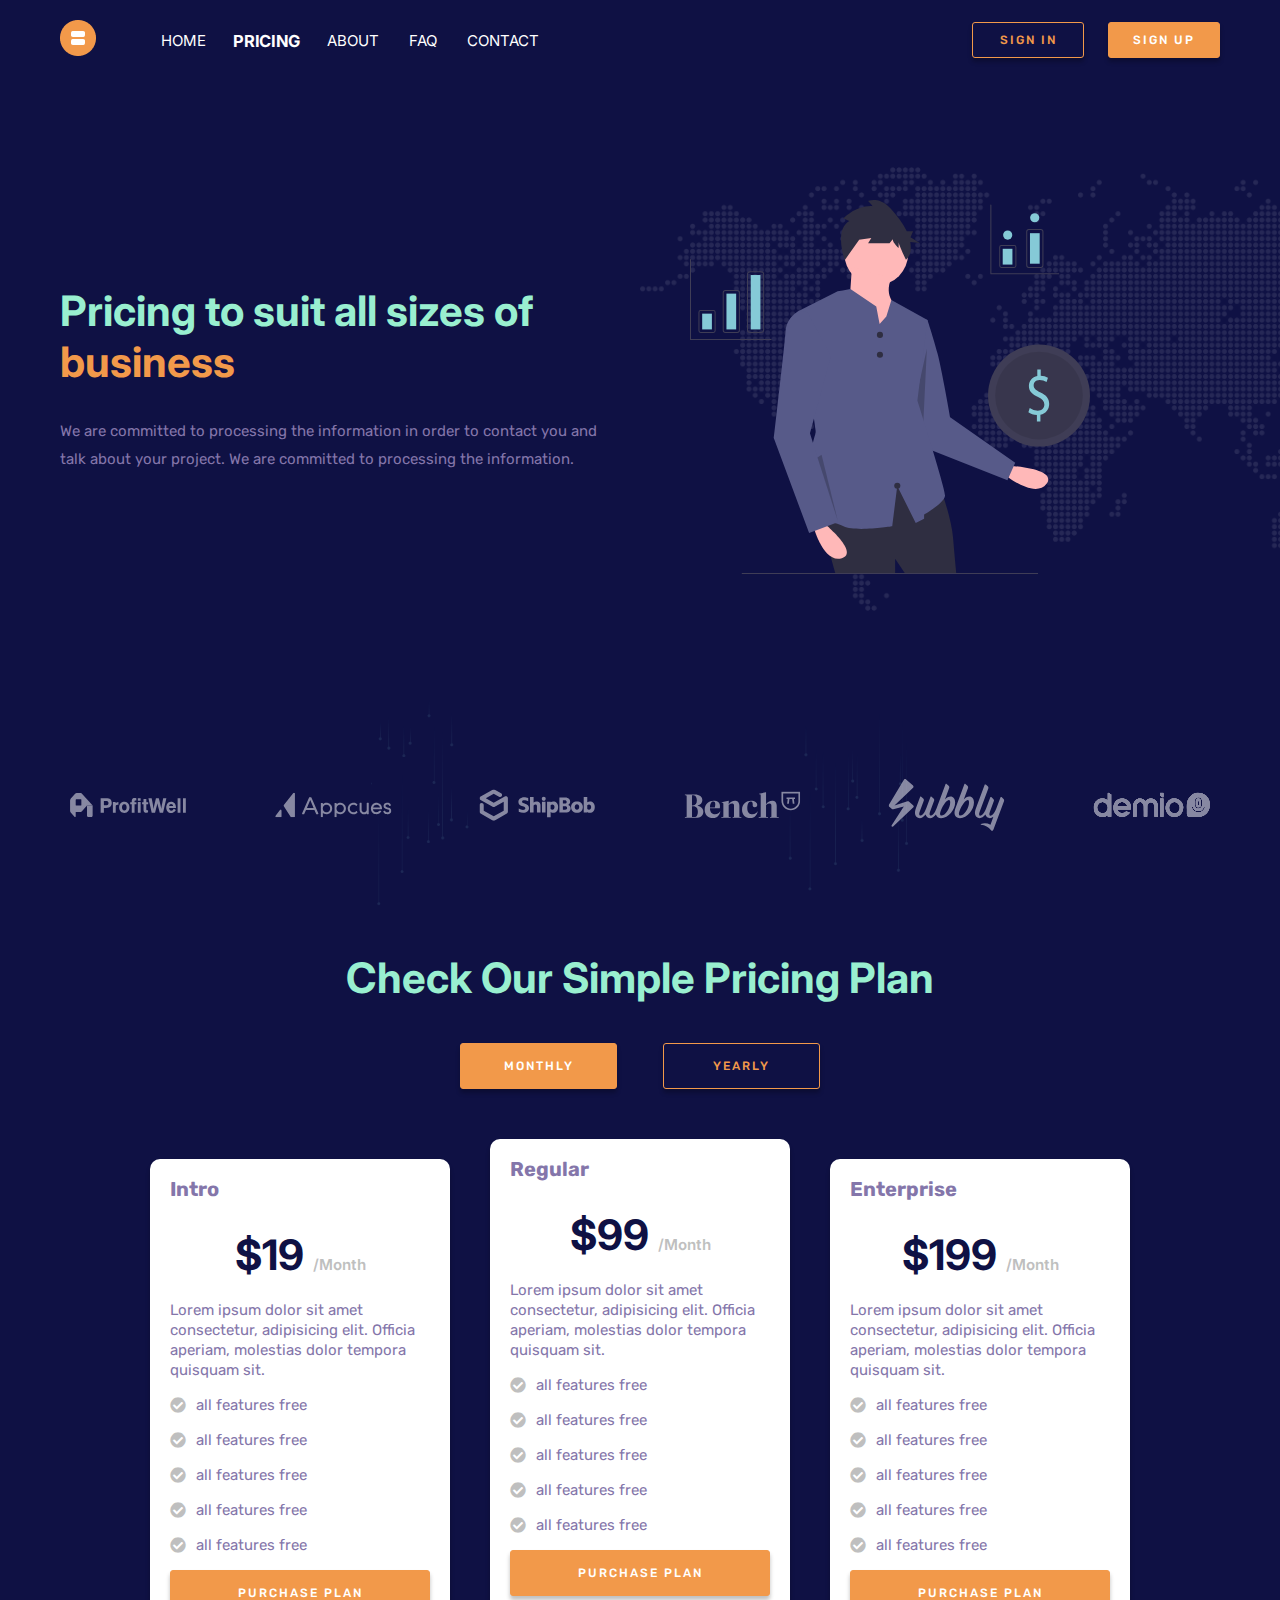
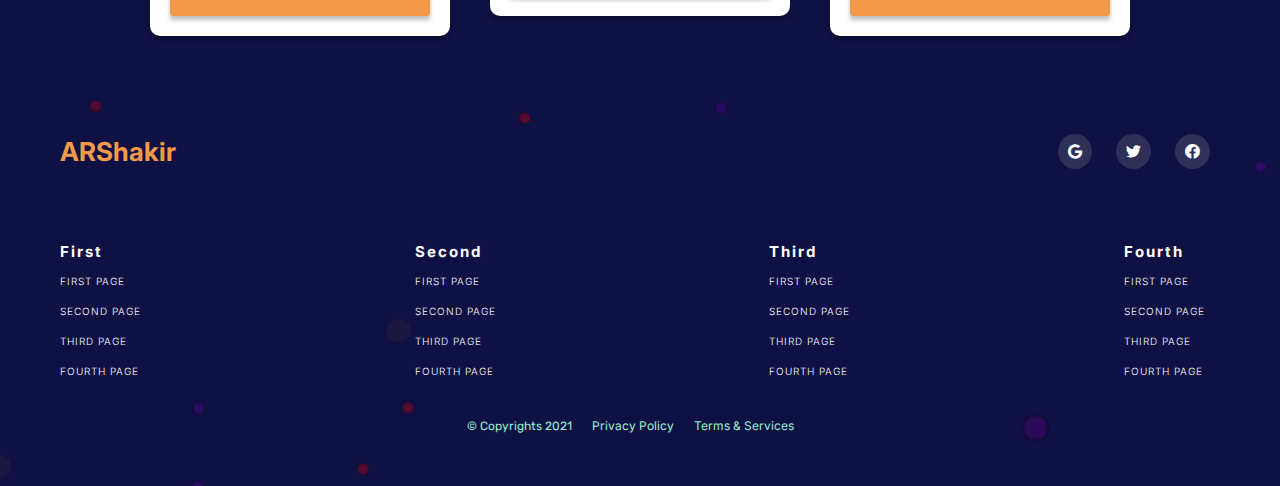
<file: pricing.html>
<!DOCTYPE html>
<html lang="en">

<head>
    <meta charset="UTF-8">
    <meta http-equiv="X-UA-Compatible" content="IE=edge">
    <meta name="viewport" content="width=device-width, initial-scale=1.0">
    <!-- FontAwesome -->
    <link rel="stylesheet" href="https://cdnjs.cloudflare.com/ajax/libs/font-awesome/5.15.3/css/all.min.css">
    <!-- Custom CSS Styles -->
    <link rel="stylesheet" href="./styles/utilities.css">
    <link rel="stylesheet" href="./styles/style.css">
    <title>Artifical Intelligence Website Pricing Page</title>
</head>

<body>
    <!-- Navigation-bar Section -->
    <header class="nav-bar">
        <div class="container">
            <div class="nav-container">
                <div class="logo">
                    <a href="index.html">
                        <img src="./images/logo.png" alt="logo of company">
                    </a>
                </div>
                <nav class="nav-menu" id="navigation-menu">
                    <ul id="active-container">
                        <li><a href="index.html">home</a></li>
                        <li><a href="pricing.html" class="active">pricing</a></li>
                        <li><a href="about.html">about</a></li>
                        <li><a href="faq.html">faq</a></li>
                        <li><a href="contact.html">contact</a></li>
                    </ul>
                    <div class="user-btn">
                        <button class="btn-ts btn-sign-in">sign in</button>
                        <button class="btn btn-sign-up">sign up</button>
                    </div>
                </nav>
                <div class="burger-btn" id="toggle-btn">
                    <div class="line"></div>
                    <div class="line"></div>
                    <div class="line"></div>
                </div>
            </div>
        </div>
    </header>
    <!-- Pricing Hero Section -->
    <section class="invest">
        <div class="container">
            <div class="invest-container">
                <div class="invest-content">
                    <h2>Pricing to suit all sizes of <span>business</span></h2>
                    <p>We are committed to processing the information in order to contact you and talk about your
                        project. We are committed to processing the information.</p>
                </div>
                <div class="invest-img">
                    <img src="./images/pricing-heading.svg" alt="invest image">
                </div>
            </div>
        </div>
    </section>
    <!-- Company Logo Section -->
    <section class="company-bg">
        <div class="container">
            <div class="company-logo">
                <img src="./images/Frame.svg" alt="company logo">
                <img src="./images/Frame-1.svg" alt="company logo">
                <img src="./images/Frame-2.svg" alt="company logo">
                <img src="./images/Frame-3.svg" alt="company logo">
                <img src="./images/Frame-4.svg" alt="company logo">
                <img src="./images/Frame-5.svg" alt="company logo">
            </div>
        </div>
    </section>
    <!-- Pricing Section -->
    <section class="pricing">
        <div class="container">
            <h2>Check Our Simple Pricing Plan</h2>
            <div class="pricing-btn-container">
                <button class="btn btn-month">Monthly</button>
                <button class="btn-ts btn-year">Yearly</button>
            </div>
            <div class="pricing-card-container">
                <div class="pricing-card-wrapper">
                    <p>Intro</p>
                    <h2>$19 <span>/Month</span></h2>
                    <p>Lorem ipsum dolor sit amet consectetur, adipisicing elit. Officia aperiam, molestias dolor
                        tempora quisquam sit.</p>
                    <div class="pricing-feature">
                        <i class="fas fa-check-circle"></i>
                        <p>all features free</p>
                    </div>
                    <div class="pricing-feature">
                        <i class="fas fa-check-circle"></i>
                        <p>all features free</p>
                    </div>
                    <div class="pricing-feature">
                        <i class="fas fa-check-circle"></i>
                        <p>all features free</p>
                    </div>
                    <div class="pricing-feature">
                        <i class="fas fa-check-circle"></i>
                        <p>all features free</p>
                    </div>
                    <div class="pricing-feature">
                        <i class="fas fa-check-circle"></i>
                        <p>all features free</p>
                    </div>
                    <button class="btn btn-purchase">Purchase Plan</button>
                </div>
                <div class="pricing-card-wrapper pricing-active">
                    <p>Regular</p>
                    <h2>$99 <span>/Month</span></h2>
                    <p>Lorem ipsum dolor sit amet consectetur, adipisicing elit. Officia aperiam, molestias dolor
                        tempora quisquam sit.</p>
                    <div class="pricing-feature">
                        <i class="fas fa-check-circle"></i>
                        <p>all features free</p>
                    </div>
                    <div class="pricing-feature">
                        <i class="fas fa-check-circle"></i>
                        <p>all features free</p>
                    </div>
                    <div class="pricing-feature">
                        <i class="fas fa-check-circle"></i>
                        <p>all features free</p>
                    </div>
                    <div class="pricing-feature">
                        <i class="fas fa-check-circle"></i>
                        <p>all features free</p>
                    </div>
                    <div class="pricing-feature">
                        <i class="fas fa-check-circle"></i>
                        <p>all features free</p>
                    </div>
                    <button class="btn btn-purchase">Purchase Plan</button>
                </div>
                <div class="pricing-card-wrapper">
                    <p>Enterprise</p>
                    <h2>$199 <span>/Month</span></h2>
                    <p>Lorem ipsum dolor sit amet consectetur, adipisicing elit. Officia aperiam, molestias dolor
                        tempora quisquam sit.</p>
                    <div class="pricing-feature">
                        <i class="fas fa-check-circle"></i>
                        <p>all features free</p>
                    </div>
                    <div class="pricing-feature">
                        <i class="fas fa-check-circle"></i>
                        <p>all features free</p>
                    </div>
                    <div class="pricing-feature">
                        <i class="fas fa-check-circle"></i>
                        <p>all features free</p>
                    </div>
                    <div class="pricing-feature">
                        <i class="fas fa-check-circle"></i>
                        <p>all features free</p>
                    </div>
                    <div class="pricing-feature">
                        <i class="fas fa-check-circle"></i>
                        <p>all features free</p>
                    </div>
                    <button class="btn btn-purchase">Purchase Plan</button>
                </div>
            </div>
        </div>
    </section>
    <!-- Footer Section -->
    <footer class="footer">
        <div class="container">
            <div class="footer-title-container">
                <h4><span>ARShakir</span></h4>
                <div class="social-links">
                    <a href=""><i class="fab fa-google"></i></a>
                    <a href=""><i class="fab fa-twitter"></i></a>
                    <a href=""><i class="fab fa-facebook"></i></a>
                </div>
            </div>
            <div class="footer-nav-container">
                <div class="nav-section">
                    <h6>First</h6>
                    <a href="">First page</a>
                    <a href="">Second page</a>
                    <a href="">Third page</a>
                    <a href="">Fourth page</a>
                </div>
                <div class="nav-section">
                    <h6>Second</h6>
                    <a href="">First page</a>
                    <a href="">Second page</a>
                    <a href="">Third page</a>
                    <a href="">Fourth page</a>
                </div>
                <div class="nav-section">
                    <h6>Third</h6>
                    <a href="">First page</a>
                    <a href="">Second page</a>
                    <a href="">Third page</a>
                    <a href="">Fourth page</a>
                </div>
                <div class="nav-section">
                    <h6>Fourth</h6>
                    <a href="">First page</a>
                    <a href="">Second page</a>
                    <a href="">Third page</a>
                    <a href="">Fourth page</a>
                </div>
            </div>
            <div class="copy-section">
                <p>&copy; Copyrights 2021</p>
                <a href="">Privacy Policy</a>
                <a href="">Terms & Services</a>
            </div>
        </div>
    </footer>
    <!-- JavaScripts -->
    <script src="./js/app.js"></script>
    <script src="./js/pricing.js"></script>
</body>

</html>
</file>
<file: styles/utilities.css>
/* Fonts */
@import url('https://fonts.googleapis.com/css2?family=Inter&display=swap');
@import url('https://fonts.googleapis.com/css2?family=Rubik&display=swap');

/* General Styles */
:root {
    --base-color: #F2994A;
    --secondery-color: #0F1144;
    --third-color: #99EFD0;
    --text-color: #8476AA;
}

* {
    margin: 0;
    padding: 0;
    box-sizing: border-box;
}

html {
    font-size: 62.5%;
}

body {
    font-size: 1.6rem;
    background-color: var(--secondery-color);
    font-family: 'Inter', sans-serif;
    position: relative;
    overflow-x: hidden;
}

.container {
    max-width: 1200px;
    margin: auto;
    padding: 0 2rem;
}

/* Heading Styles */
h1 {
    font-size: 4.4rem;
    margin: 1rem 0;
    color: var(--third-color);
    line-height: 5rem;
}

h2 {
    font-size: 4.2rem;
    margin: 1rem 0;
    color: var(--third-color);
}

h3 {
    font-size: 3.6rem;
    margin: 1rem 0;
    color: var(--third-color);
}

h4 {
    font-size: 2.6rem;
    margin: 1rem 0;
    color: var(--third-color);
}

h5 {
    font-size: 1.8rem;
    margin: 1rem 0;
    color: var(--third-color);
}

h6 {
    font-size: 1.5rem;
    margin: 0.5rem 0;
    color: #fff;
    letter-spacing: 0.2rem;
}

/* Button Styles */
.btn {
    background-color: var(--base-color);
    color: white;
    box-shadow: 0 0.4rem 0.4rem 0 rgba(0, 0, 0, 0.25);
    padding: 1rem 2.5rem;
    border: 0.1rem solid var(--base-color);
    outline: none;
    font-size: 1.2rem;
    font-family: 'Rubik', sans-serif;
    font-weight: 500;
    cursor: pointer;
    letter-spacing: 0.2rem;
    text-transform: uppercase;
    border-radius: 0.3rem;
    width: 15.7rem;
    height: 4.6rem;
    transition: color 0.3s ease;
    transition: background-color 0.3s ease;
}

.btn:hover {
    color: var(--base-color);
    background-color: transparent;
}

.btn-ts {
    background-color: transparent;
    color: var(--base-color);
    border: 0.1rem solid var(--base-color);
    padding: 1rem 2.5rem;
    outline: none;
    box-shadow: 0 0.4rem 0.4rem 0 rgba(0, 0, 0, 0.25);
    font-size: 1.2rem;
    font-family: 'Rubik', sans-serif;
    font-weight: 500;
    cursor: pointer;
    letter-spacing: 0.2rem;
    text-transform: uppercase;
    border-radius: 0.3rem;
    width: 15.7rem;
    height: 4.6rem;
    transition: color 0.3s ease;
    transition: background-color 0.3s ease;
}

.btn-ts:hover {
    color: #fff;
    background-color: var(--base-color);
}

/* Text Style */
p {
    font-size: 1.5rem;
    line-height: 2rem;
    color: var(--text-color);
    font-family: 'Rubik', sans-serif;
}

a {
    color: #FFF;
    font-size: 1.5rem;
    padding: 1rem 0;
    line-height: 2rem;
    text-transform: uppercase;
    text-decoration: none;
}

span {
    color: var(--base-color);
}

/* Image Style */
img {
    width: 100%;
}
</file>
<file: styles/style.css>
/* Navigaiton-bar Styles */
.nav-bar {
    width: 100%;
    height: 8rem;
    overflow: hidden;
}

.nav-container {
    display: flex;
    align-items: center;
    height: 8rem;
}

.logo {
    margin-right: 5rem;
}

.logo a img {
    width: 3.6rem;
}

.nav-menu {
    flex: 1;
    display: flex;
    align-items: center;
    justify-content: space-between;
}

.nav-menu ul {
    display: flex;
    margin: 0;
    padding: 0;
}

.nav-menu ul li {
    list-style: none;
}

.nav-menu ul li a {
    display: inline-block;
    padding: 0 1.5rem;
    transition: 0.2s ease-in;
}

.nav-menu ul li a:hover,
.active {
    transform: scale(1.1);
    font-weight: bold;
}

.user-btn .btn-sign-in,
.user-btn .btn-sign-up {
    width: 11.2rem;
    height: 3.6rem;
    padding: 0;
    margin-left: 2rem;
}

.burger-btn {
    display: none;
    flex-direction: column;
    justify-content: space-evenly;
    align-items: center;
    width: 4.3rem;
    height: 4rem;
    padding: 0.4rem;
    background-color: transparent;
    border: 0.01rem solid var(--base-color);
    border-radius: 0.5rem;
    box-shadow: 0 0.4rem 0.4rem 0 rgba(0, 0, 0, 0.25);
    cursor: pointer;
}

.line {
    width: 100%;
    height: 0.3rem;
    background-color: var(--base-color);
    border-radius: 6rem;
}

/* Showcase Section Styles */
.showcase {
    height: 88vh;
}

.showcase-container {
    display: flex;
    align-items: flex-end;
    margin-top: 4rem;
}

.showcase-content {
    max-width: 54rem;
    padding-right: 4rem;
    flex: 50%;
}

.showcase-content h1 {
    margin: 3rem 0;
}

.showcase-content p {
    font-size: 1.8rem;
    line-height: 2.2rem;
}

.showcase-content p {
    max-width: 46.8rem;
    padding-right: 2rem;
    margin-bottom: 3rem;
}

.showcase-btn {
    margin-bottom: 3rem;
}

.showcase-btn .showcase-btn1 {
    margin-right: 2rem;
}

.showcase-video {
    display: flex;
}

.video-frame {
    width: 14rem;
    height: 8rem;
    background-color: #361C5D;
    border-radius: 0.5rem;
    position: relative;
    margin-right: 2rem;
}

.video-frame a {
    position: absolute;
    top: 50%;
    left: 50%;
    transform: translate(-50%, -50%);
    width: 4.8rem;
}

.youtube-video-frame {
    position: fixed;
    top: 50%;
    left: 50%;
    transform: translate(-50%, -50%);
    height: 0;
    width: 0;
    padding: 15rem 20rem;
    background-color: rgba(0, 0, 0, 0.25);
    display: none;
    flex-direction: column;
    justify-content: center;
    overflow: hidden;
    opacity: 0;
    transition: 0.5s ease-in-out;
}

.youtube-toggle {
    display: flex;
    height: 100vh;
    width: 100vw;
    opacity: 1;
}

.cancel-btn {
    align-self: flex-end;
    margin-right: 10rem;
    cursor: pointer;
}

.youtube-video-iframe {
    margin: auto;
}

.fa-times {
    font-size: 3rem;
    color: #fff;
}

.video-frame a img {
    width: 100%;
}

.video-title p {
    font-size: 1.6rem;
    line-height: 2.2rem;
    margin-bottom: 1rem;
}

.video-title a p {
    font-size: 1.4rem !important;
}

.showcase-img {
    flex: 50%;
}

.showcase-img img {
    transition: transform 0.2s ease-in;
}

.showcase-img img:hover {
    transform: scale(1.1);
}

/* Company & Services Section Styles */
.company-bg {
    background-image: url(../images/background-one.png);
    background-size: contain;
    background-repeat: no-repeat;
    background-position: center top;
}

.company-logo {
    padding: 8rem 0;
    display: flex;
    justify-content: space-between;
    flex-wrap: wrap;
}

.company-logo img {
    width: 11.7rem;
    opacity: 0.5;
    margin: 0 1rem;
    cursor: pointer;
    transition: opacity 0.2s;
}

.company-logo img:hover {
    opacity: 1;
}

.services-container {
    padding: 5rem 0;
    text-align: center;
}

.services-wrapper {
    display: flex;
    flex-wrap: wrap;
    padding-top: 4rem;
    justify-content: center;
}

.services-card {
    max-width: 30rem;
    display: flex;
    align-items: flex-start;
    text-align: left;
    margin-bottom: 4rem;
    margin-right: 4rem;
}

.services-card .icon {
    max-width: 2.4rem;
    margin-right: 2rem;
}

.services-card h5 {
    margin-top: 0;
}

/* Line Section Styles */
.line-bg {
    background-image: url(../images/traffic-bg.png);
    background-size: contain;
    background-repeat: no-repeat;
    background-position: left;
}

/* Traffic Section Styles */
.traffic-container,
.invest-container,
.info-container {
    display: flex;
    justify-content: center;
    align-items: center;
    padding: 6rem 0;
    flex-wrap: wrap;
}

.traffic-content,
.invest-content,
.info-content {
    flex: 50%;
    padding-right: 2rem;
}

.traffic-content h2,
.invest-content h2 {
    margin-bottom: 3rem;
}

.traffic-content p,
.invest-content p {
    margin-bottom: 3rem;
    line-height: 2.8rem;
}

.traffic-img,
.invest-img {
    flex: 50%;
    padding-left: 5rem;
}

.traffic-img img {
    max-width: 44rem;
    transition: transform 0.2s ease-in-out;
}

.invest-img img {
    max-width: 40rem;
    transition: transform 0.2s ease-in-out;
}

.info-img img {
    max-width: 49.4rem;
    transition: transform 0.2s ease-in-out;
}

.traffic-img img:hover,
.invest-img img:hover,
.info-img img:hover {
    transform: scale(1.1);
}

/* Work Section Style */

.work-container {
    padding: 6rem 0;
}

.work-container h3 {
    max-width: 86.4rem;
    padding: 0 3rem;
    margin: 2rem auto;
    text-align: center;
}

.work-container p {
    max-width: 41.4rem;
    margin: 0 auto 2rem auto;
    text-align: center;
}

.work-card-container {
    display: flex;
    margin: 2rem 0;
    justify-content: space-between;
    align-items: center;
}

.work-card {
    max-width: 29rem;
}

.work-card h3 {
    margin-bottom: 0;
}

/* Project Image Style */
.project {
    padding: 6rem 0 3rem 0;
}

.project h2 {
    max-width: 77rem;
    text-align: center;
    margin: 3rem auto;
}

.project-btn {
    display: block;
    margin: auto;
    z-index: 10;
    position: relative;
}

.project-img {
    margin-top: -12rem;
    position: relative;
    z-index: 1;
}

/* Invest Section Style */
.invest {
    padding: 6rem 0;
    background-image: url(../images/business-bg.png);
    background-size: 50%;
    background-repeat: no-repeat;
    background-position: right center;
}

/* Info Section Styles */
.info {
    background-image: url(../images/information-bg.png);
    background-size: contain;
    background-repeat: no-repeat;
    background-position: right center;
}

.info-container {
    justify-content: space-between;
}

.info-img {
    flex: 50%;
    padding-right: 5rem;
}

.info-content h4 {
    margin-bottom: 2rem;
}

.info-card-wrapper {
    display: flex;
    align-items: flex-start;
}

.info-card {
    max-width: 22.4rem;
    padding-right: 1rem;
}

.info-card .info-icon {
    width: 3.6rem;
}

.info-content p {
    margin-bottom: 6rem;
}

/* Email Section Styles */
.email {
    background-image: url(../images/email-bg.png);
    background-size: cover;
    background-position: center center;
    background-repeat: no-repeat;
    padding: 6rem 0;
}

.email-container {
    padding: 4rem 6rem;
    background-color: rgba(60, 62, 125, 0.19);
    border-radius: 5px;
    text-align: center;
}

.email-container h3 {
    margin-bottom: 2rem;
}

.email-container p {
    max-width: 39.6rem;
    margin: 2rem auto;
}

.form-container {
    max-width: 41.6rem;
    margin: auto;
    display: flex;
    justify-content: center;
}

.form-container .btn-input {
    background-color: #ffffff1c;
    color: #fff;
    box-shadow: 0 0.4rem 0.4rem 0 rgba(0, 0, 0, 0.25);
    padding: 1rem 2.5rem;
    border: 0.1rem solid #ffffff1c;
    outline: none;
    font-size: 1.2rem;
    font-family: 'Rubik', sans-serif;
    font-weight: 500;
    border-top-left-radius: 0.3rem;
    border-bottom-left-radius: 0.3rem;
    width: 15.7rem;
    height: 4.6rem;
    flex: 70%;
    border-right: none;
}

.btn-submit {
    flex: 30%;
    border-top-left-radius: 0;
    border-bottom-left-radius: 0;
    border-left: none;
}

.btn-submit:hover {
    background-color: var(--base-color);
    color: #fff;
}

/* Footer Section Styles */
.footer {
    background-image: url(../images/footer-bg.png);
    padding: 4rem 0;
    background-size: cover;
    background-position: center center;
}

.footer-title-container {
    display: flex;
    flex-wrap: wrap;
    justify-content: space-between;
    align-items: center;
    margin-bottom: 6rem;
}

.social-links i {
    font-size: 1.5rem;
    display: inline-block;
    padding: 1rem;
    border-radius: 50%;
    background-color: #9797973b;
    margin: 0 1rem;
}

.footer-nav-container {
    display: flex;
    justify-content: space-between;
    flex-wrap: wrap;
}

.nav-section {
    margin-right: 1.5rem;
}

.nav-section a {
    display: block;
    font-size: 1rem;
    font-weight: 300;
    letter-spacing: 0.1rem;
    padding: 0.5rem 0;
    transition: text-decoration 0.3s ease-in;
}

.nav-section a:hover,
.copy-section a:hover {
    text-decoration: underline;
}

.copy-section {
    display: flex;
    flex-wrap: wrap;
    justify-content: center;
    align-items: center;
}

.copy-section p,
.copy-section a {
    font-size: 1.2rem;
    color: var(--third-color);
    margin-right: 2rem;
    text-transform: none;
    margin-top: 2rem;
    transition: text-transform 0.3s ease-in;
}

/* Pricing Page | Pricing Section Styles */
.pricing {
    padding: 3rem 0;
}

.pricing h2 {
    text-align: center;
    margin-bottom: 4rem;
}

.pricing-btn-container {
    display: flex;
    width: 36rem;
    justify-content: space-between;
    margin: auto;
}

.pricing-card-container {
    margin-top: 5rem;
    display: flex;
    justify-content: center;
    flex-wrap: wrap;
}

.pricing-card-wrapper {
    padding: 2rem;
    max-width: 30rem;
    background-color: #fff;
    border-radius: 1rem;
    box-shadow: 0 0.4rem 0.4rem 0 rgba(0, 0, 0, 0.25);
    transition: transform 0.2s;
    margin: 2rem;
}

.pricing-card-wrapper:hover,
.pricing-active {
    transform: translateY(-2rem);
}

.pricing-card-wrapper p:first-child {
    font-size: 2rem;
    font-weight: bold;
    margin-bottom: 3rem;
}

.pricing-card-wrapper h2 {
    color: var(--secondery-color);
    margin-bottom: 2rem;
}

.pricing-card-wrapper span {
    font-size: 1.5rem;
    color: rgba(0, 0, 0, 0.25)
}

.pricing-feature {
    display: flex;
    align-items: center;
    margin: 1.5rem 0;
}

.pricing-feature i {
    color: rgba(0, 0, 0, 0.25);
    margin-right: 1rem;
}

.btn-purchase {
    width: 100%;
}

/* FAQ Section Style */
.faq {
    padding: 0 0 4rem 0;
}

.faq h2:first-child {
    text-align: center;
    margin-bottom: 3rem;
    margin-top: 0;
}

.question-container {
    background-color: #fff;
    box-shadow: 0 0.4rem 0.4rem 0 rgba(0, 0, 0, 0.25);
    padding: 2rem 3rem;
    border-radius: 1rem;
    margin-top: 3rem;
}

.heading-container {
    display: flex;
    justify-content: space-between;
    align-items: center;
    cursor: pointer;
}

.heading-container h5 {
    color: #333;
}

.heading-container i {
    color: #333;
    font-size: 3rem;
    transition: 0.3s;
}

.q-rotate {
    transform: rotate(90deg);
}

.answer {
    overflow: hidden;
    transition: 0.3s;
    height: 0;
}

.show-answer {
    margin-top: 2rem;
    height: auto;
}

/* Contact Section Style */
.contact {
    padding: 4rem 0;
}

.contact h2 {
    text-align: center;
    margin-bottom: 3rem;
}

.contact-container {
    max-width: 55rem;
    display: flex;
    justify-content: center;
    margin: auto;
    padding: 3rem;
    background-color: #fff;
    border-radius: 1rem;
    box-shadow: 0 .5rem .5rem 0 rgba(0, 0, 0, 0.25);
}

.name-container {
    display: flex;
    width: 100%;
    justify-content: space-around;
}

.input-container {
    margin: 2rem 0;
}

.input-container p {
    font-size: 1.8rem;
    font-weight: bold;
    margin-bottom: 0.5rem;
}

.input-container input,
.input-container textarea {
    outline: none;
    width: 100%;
    padding: 1rem;
    font-size: 1.5rem;
    font-weight: 400;
    border: none;
    box-shadow: inset -1px 0px 3px 0px #00000073;
    border-radius: 0.5rem;
}

.input-container textarea {
    resize: none;
}

.input-container:first-child {
    margin-right: 2rem;
}

.btn-submit {
    display: block;
    float: right;
    margin-top: 2rem;
}

/* For Laptop or Under */
@media (max-width: 992px) {
    .nav-menu {
        display: flex;
        height: 88vh;
        flex-direction: column;
        justify-content: flex-start;
        align-items: flex-start;
        position: absolute;
        top: 8rem;
        left: 0;
        background-color: var(--secondery-color);
        width: 0vw;
        z-index: 10;
        transition: 1s ease-in-out;
        overflow: hidden;
        opacity: 0;
    }

    .toggle {
        width: 100vw;
        opacity: 1;
    }

    .nav-menu ul {
        flex-direction: column;
        align-items: flex-start;
        justify-content: flex-start;
        margin-top: 1rem;
    }

    .nav-menu ul li {
        margin: 1rem 1rem
    }

    .burger-btn {
        display: flex;
    }

    .logo {
        flex: 1;
    }

    .showcase {
        height: auto;
    }

    .showcase-content {
        margin-top: 0;
        margin-bottom: 2rem;
    }

    .showcase-container {
        flex-direction: column;
        align-items: flex-start;
    }

    .company-logo {
        padding-top: 3rem;
    }

    .work-container,
    .project,
    .invest,
    .info-container {
        padding-top: 0;
    }

    h3 {
        font-size: 3rem;
    }
}

/* For Teblate or Under */
@media (max-width: 768px) {
    h1 {
        font-size: 2.8rem;
        line-height: 3.5rem;
    }

    h2 {
        font-size: 2.5rem;
    }

    h3 {
        font-size: 2.2rem;
    }

    h5 {
        font-size: 1.8rem;
    }

    p {
        font-size: 1.3rem;
    }

    .company-logo img {
        margin-bottom: 2rem;
    }

    .services-container {
        padding-top: 0;
    }

    .traffic-container,
    .invest-container {
        flex-direction: column;
        align-items: center;
    }

    .traffic-content,
    .invest-content {
        margin-bottom: 4rem;
    }

    .traffic-img,
    .invest-img {
        width: 90%;
    }

    .info-container {
        flex-direction: column-reverse;
        align-items: center;
        justify-content: center;
    }
}

/* For Mobile Device or Under */
@media (max-width: 500px) {
    .showcase-content {
        max-width: 100%;
        padding: 0;
    }

    .showcase-btn {
        display: flex;
        flex-direction: column;
        width: 100%;
    }

    .showcase-btn1,
    .showcase-btn2 {
        width: 100%;
    }

    .showcase-btn1 {
        margin-bottom: 2rem;
    }

    .company-logo {
        padding-bottom: 2rem;
    }

    .traffic-container,
    .invest-container {
        padding-top: 0;
    }

    .work-container {
        padding-bottom: 0;
    }

    .work-container h3 {
        max-width: 100%;
        font-size: 2rem;
    }

    .work-card-container {
        flex-direction: column;
    }

    .project h2 {
        max-width: 100%;
        font-size: 2rem;
    }

    .project-img {
        margin: 0;
    }

    .email-container {
        padding: 2rem 3rem;
    }

    .copy-section {
        margin-top: 2rem;
    }

    .copy-section p,
    .copy-section a {
        margin-top: 0;
        margin-bottom: 0;
    }

    .name-container {
        flex-direction: column;
    }

    .input-container:first-child {
        margin: 0;
    }

    .btn-submit {
        width: 100%;
    }

    .contact-container {
        padding: 4rem 0;
    }
}
</file>
